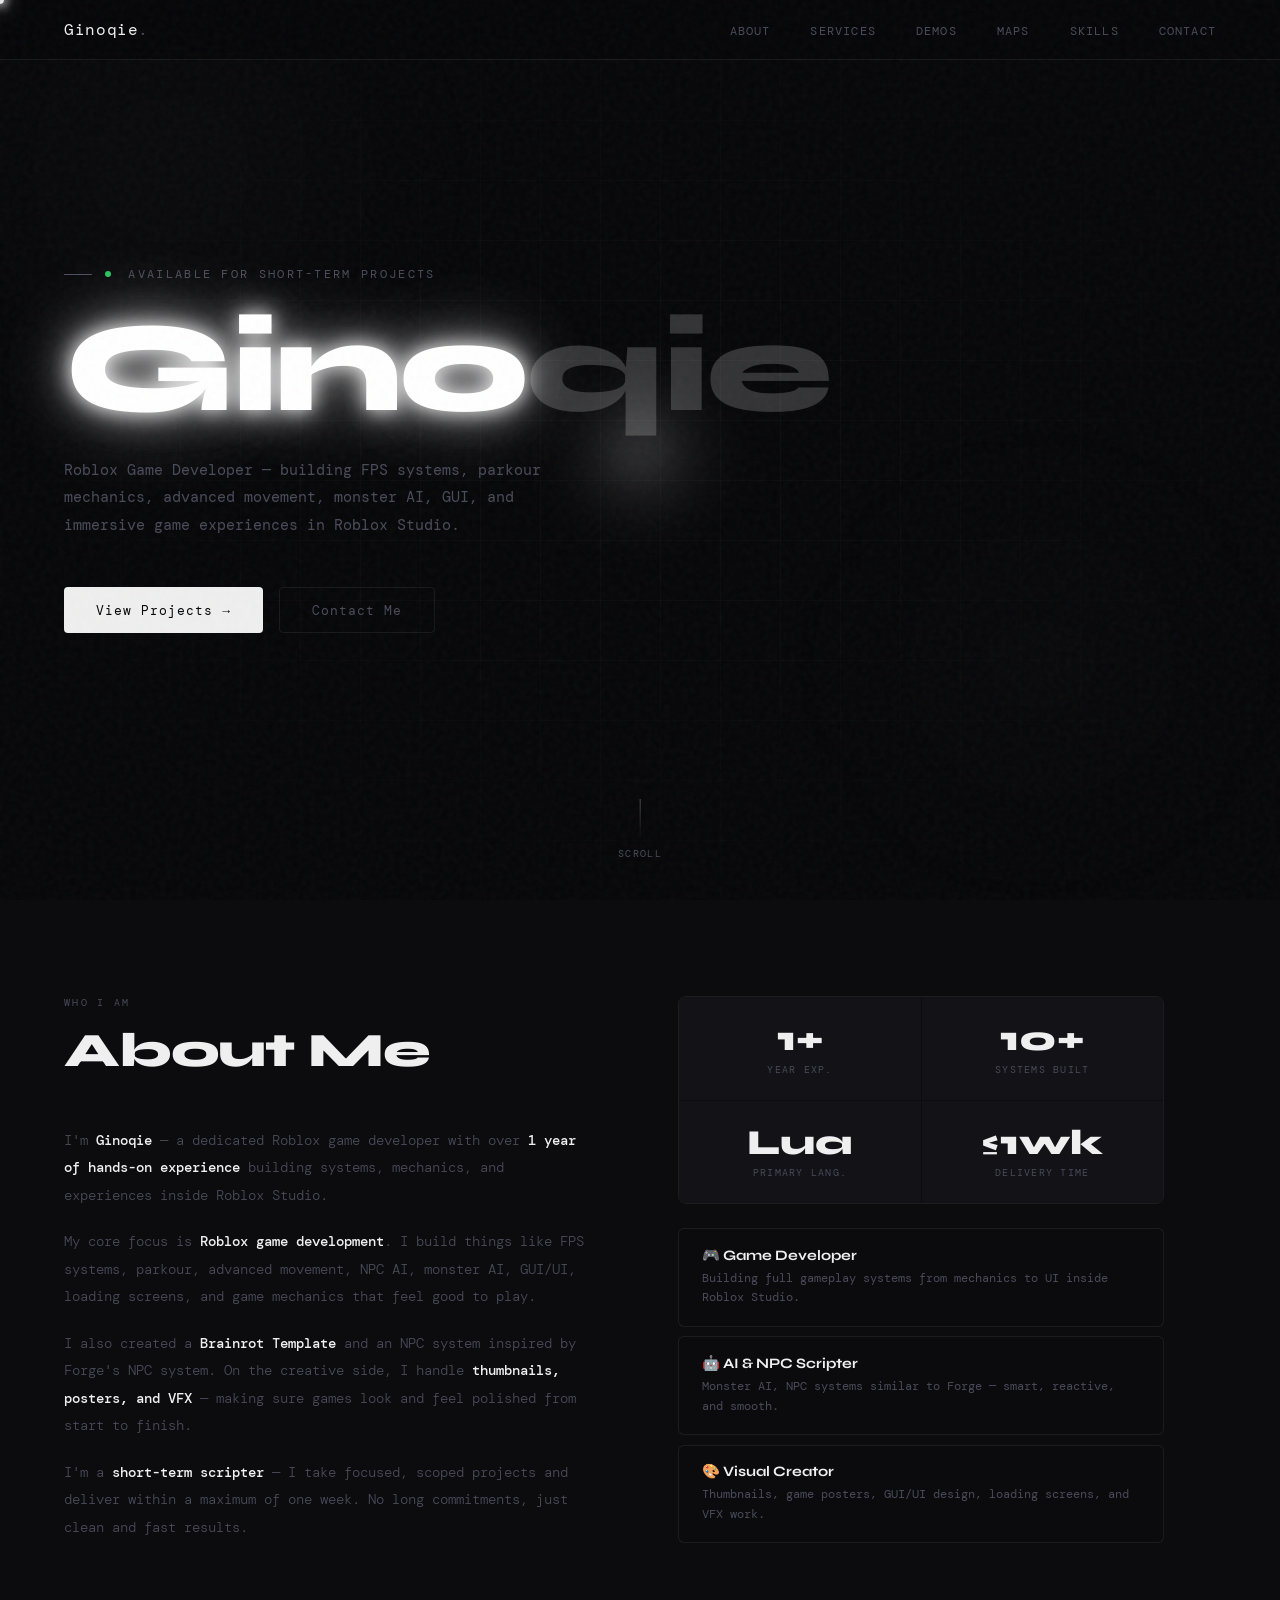
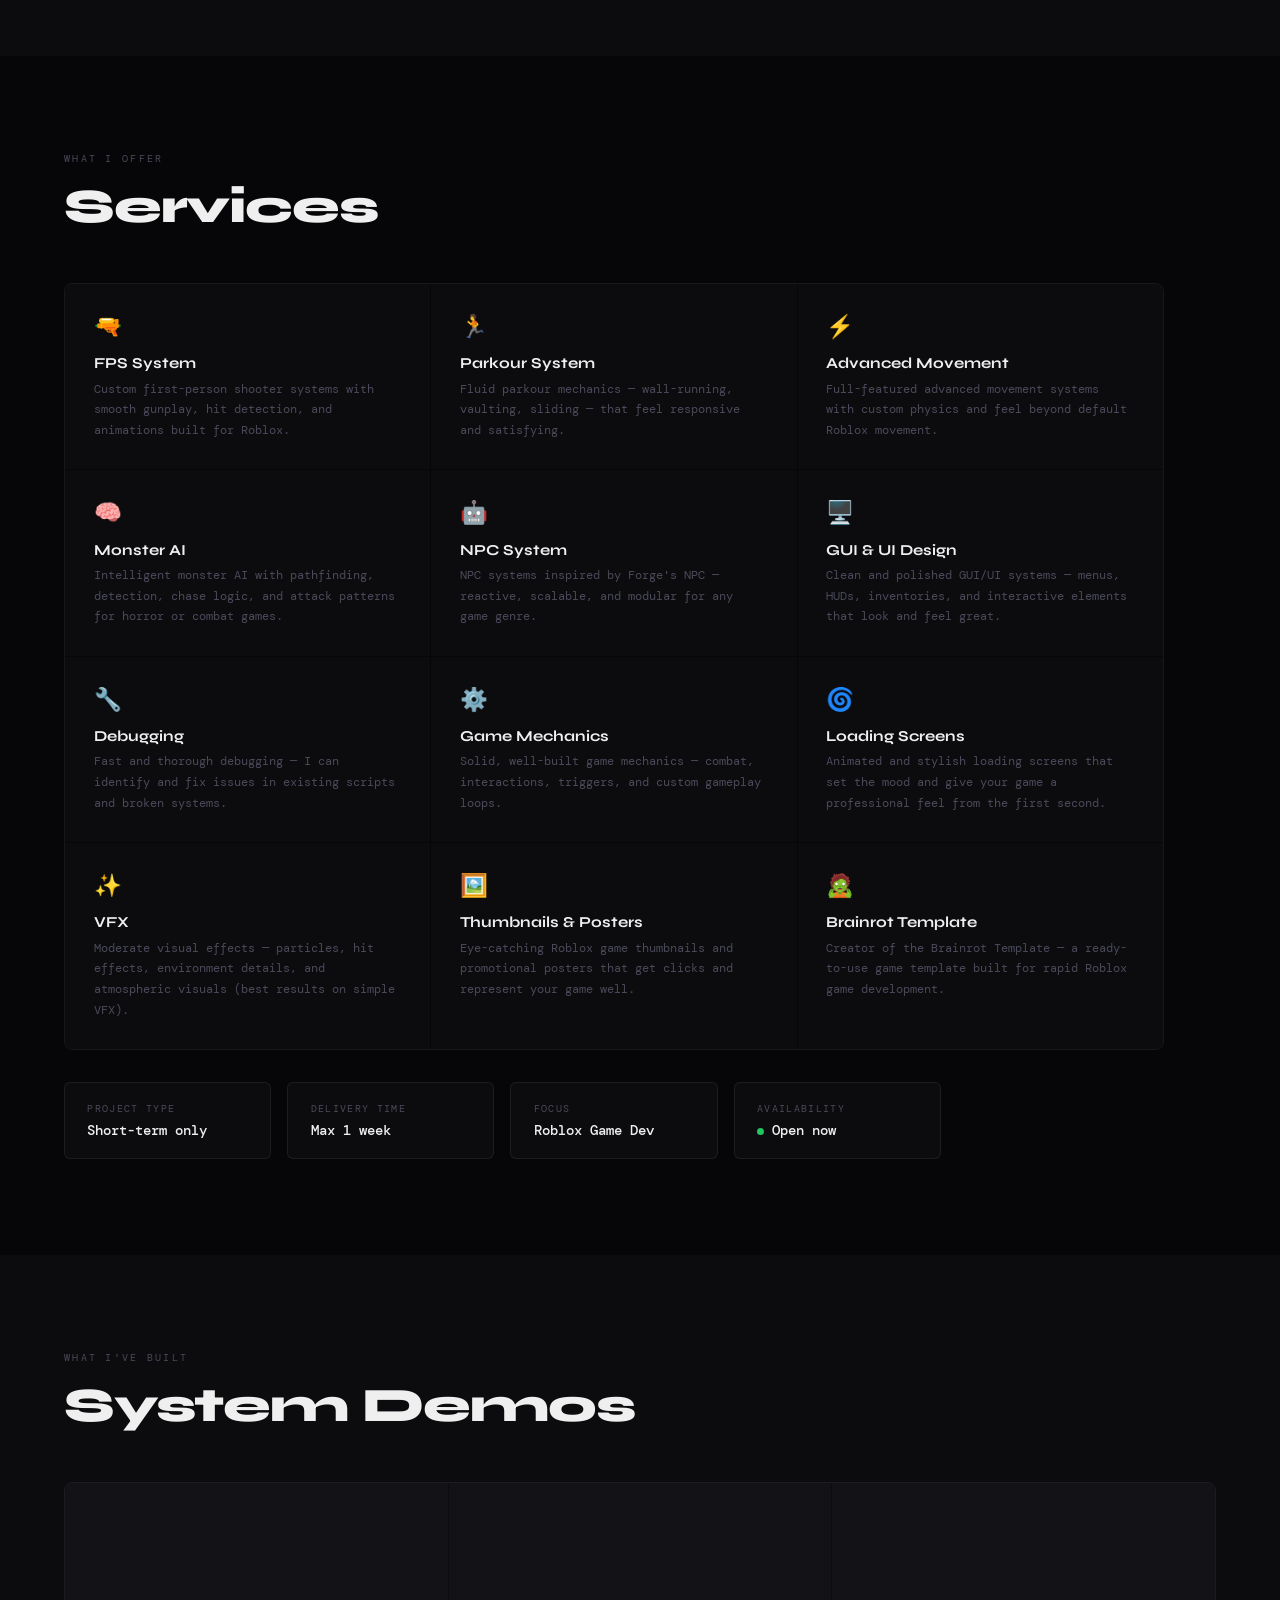
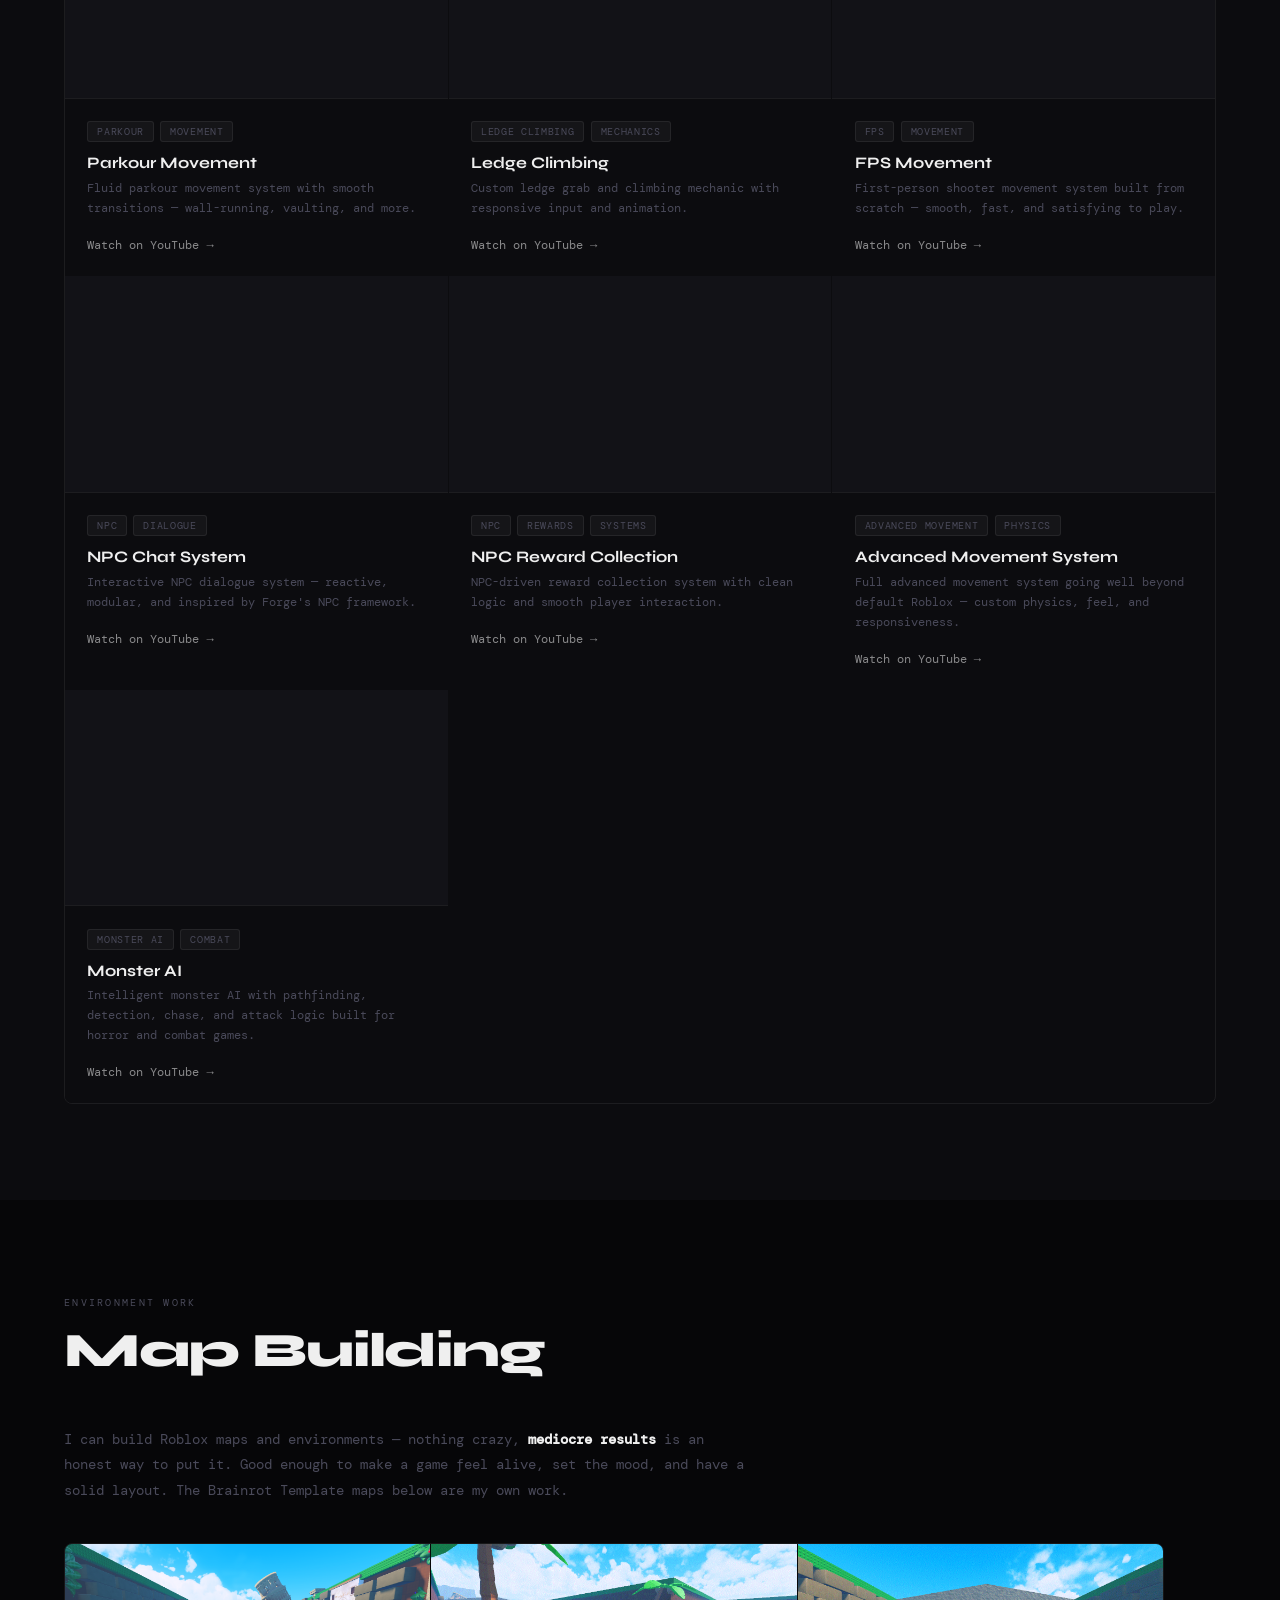
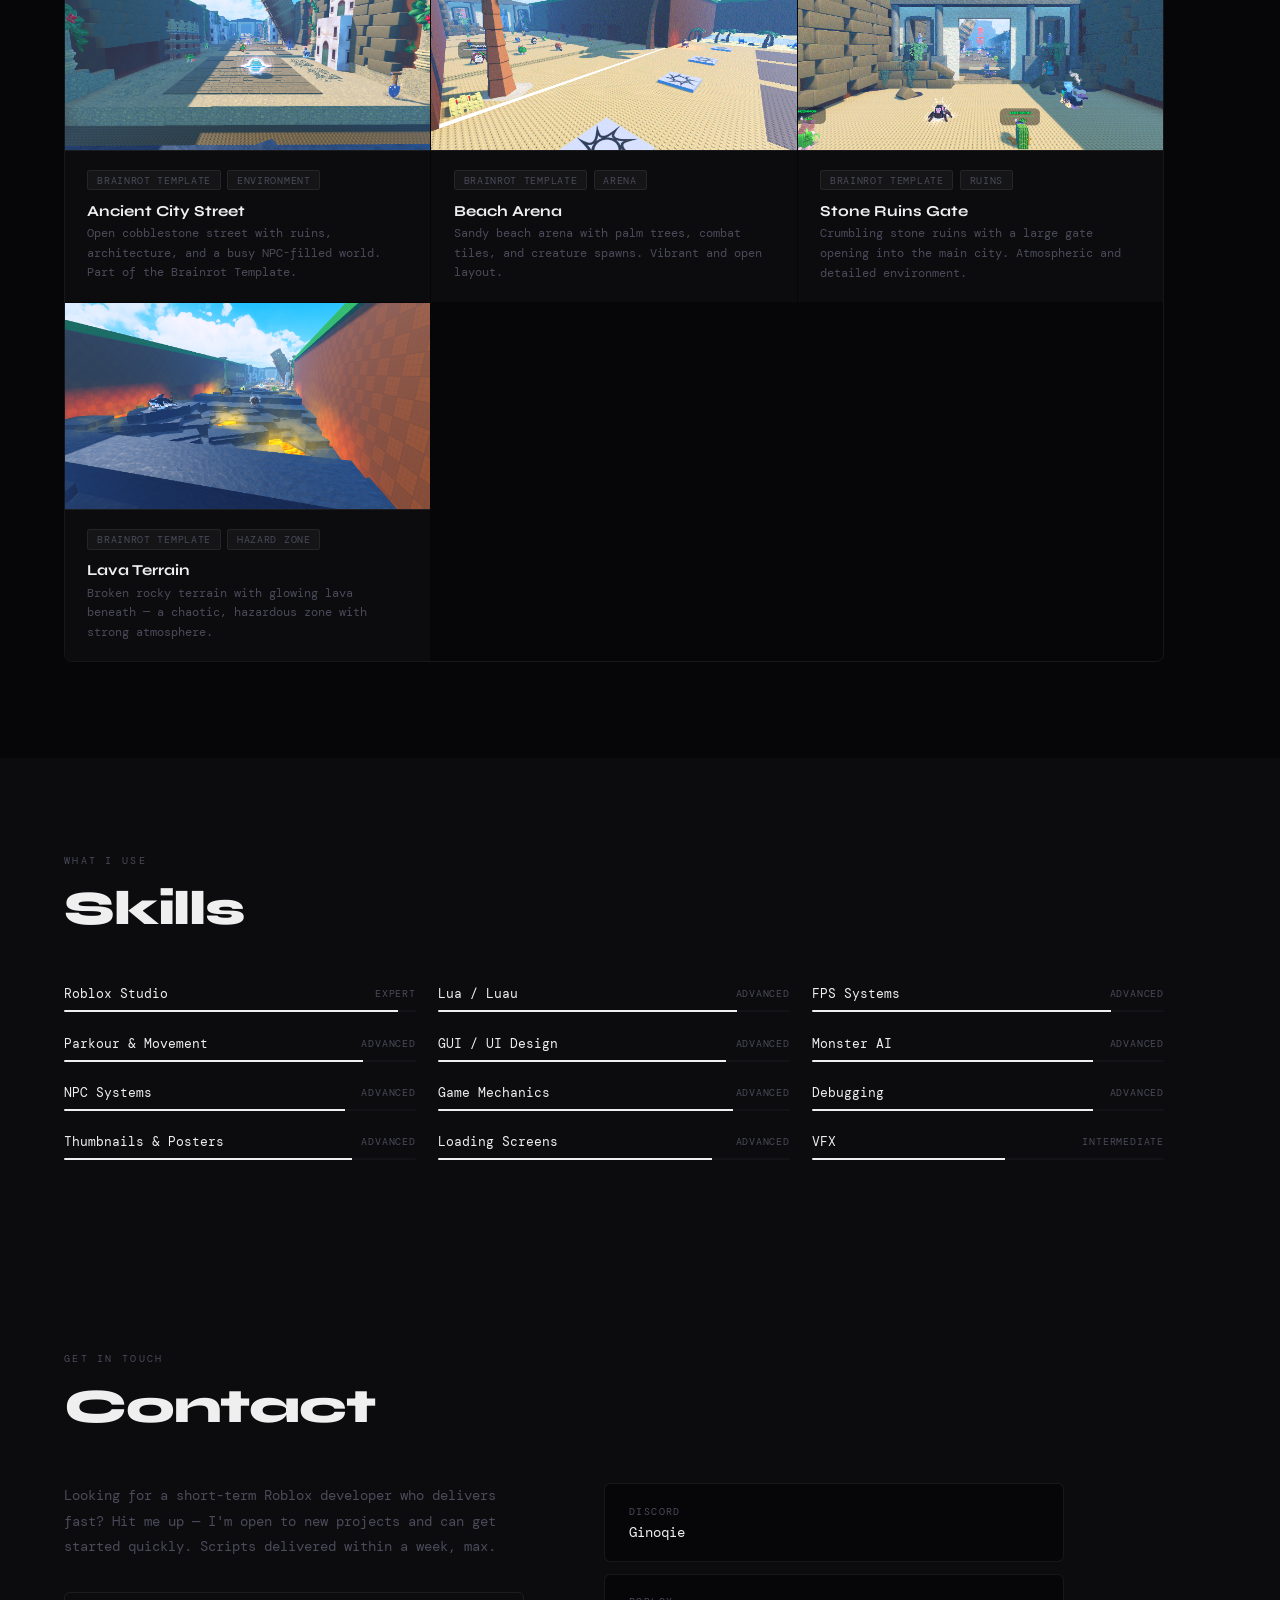
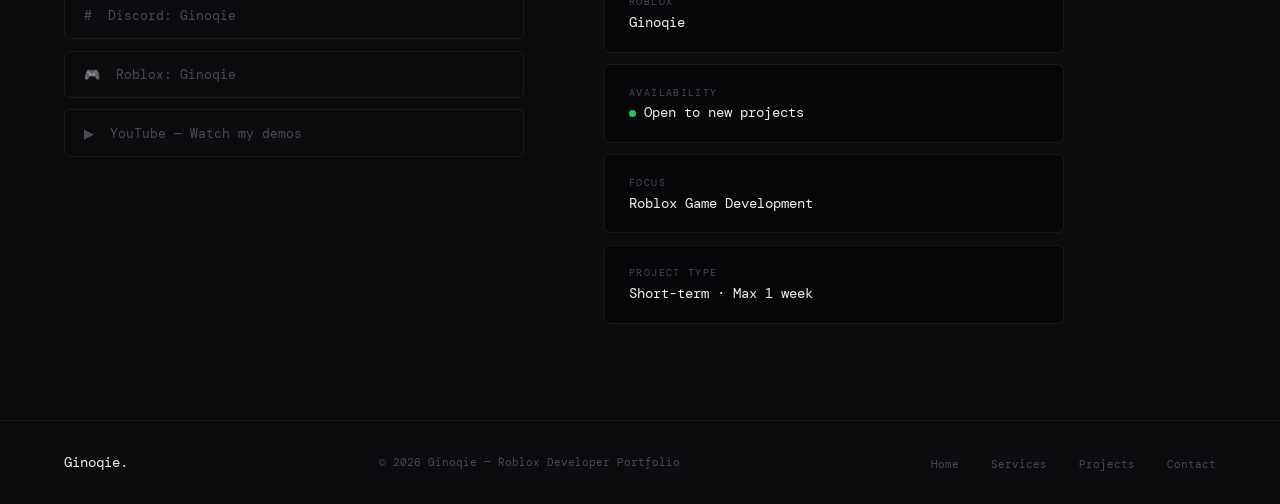
<file: Index.html>
<!DOCTYPE html>
<html lang="en">
<head>
  <meta charset="UTF-8" />
  <meta name="viewport" content="width=device-width, initial-scale=1.0" />
  <title>Ginoqie | Roblox Game Developer</title>
  <link rel="preconnect" href="https://fonts.googleapis.com" />
  <link rel="preconnect" href="https://fonts.gstatic.com" crossorigin />
  <link href="https://fonts.googleapis.com/css2?family=Syne:wght@400;600;700;800&family=DM+Mono:wght@300;400;500&display=swap" rel="stylesheet" />
  <style>
    *, *::before, *::after { box-sizing: border-box; margin: 0; padding: 0; }

    :root {
      --bg:    #060608;
      --bg2:   #0c0c0f;
      --bg3:   #121217;
      --accent:  #c8c8d8;
      --accent2: #ffffff;
      --text:  #efefef;
      --muted: #4a4a5a;
      --border: rgba(255,255,255,0.07);
      --card:  rgba(12,12,15,0.85);
      --mono: 'DM Mono', monospace;
      --sans: 'Syne', sans-serif;
    }

    html { scroll-behavior: smooth; }
    body { font-family: var(--sans); background: var(--bg); color: var(--text); overflow-x: hidden; cursor: none; }

    /* CURSOR LAVA LAMP LIGHT */
    #cursor-glow {
      position: fixed;
      pointer-events: none;
      z-index: 9999;
      width: 180px;
      height: 180px;
      border-radius: 50%;
      transform: translate(-50%, -50%);
      background: radial-gradient(circle, rgba(255,255,255,0.18) 0%, rgba(255,255,255,0.07) 35%, transparent 70%);
      filter: blur(18px);
      transition: width 0.4s ease, height 0.4s ease, background 0.6s ease;
      mix-blend-mode: screen;
    }
    #cursor-dot {
      position: fixed;
      pointer-events: none;
      z-index: 10000;
      width: 8px;
      height: 8px;
      border-radius: 50%;
      background: rgba(255,255,255,0.9);
      transform: translate(-50%, -50%);
      box-shadow: 0 0 10px 3px rgba(255,255,255,0.6), 0 0 20px 6px rgba(255,255,255,0.2);
      transition: width 0.2s, height 0.2s;
    }

    body::before {
      content: '';
      position: fixed; inset: 0;
      background-image: url("data:image/svg+xml,%3Csvg viewBox='0 0 200 200' xmlns='http://www.w3.org/2000/svg'%3E%3Cfilter id='n'%3E%3CfeTurbulence type='fractalNoise' baseFrequency='0.75' numOctaves='4' stitchTiles='stitch'/%3E%3C/filter%3E%3Crect width='100%25' height='100%25' filter='url(%23n)' opacity='0.04'/%3E%3C/svg%3E");
      pointer-events: none; z-index: 998;
    }

    /* NAV */
    nav {
      position: fixed; top: 0; left: 0; right: 0; z-index: 100;
      display: flex; justify-content: space-between; align-items: center;
      padding: 1.2rem 4rem;
      background: rgba(6,6,8,0.88); backdrop-filter: blur(20px);
      border-bottom: 1px solid var(--border);
    }
    .nav-logo { font-family: var(--mono); font-size: 1rem; color: var(--text); letter-spacing: 0.04em; text-decoration: none; }
    .nav-logo span { color: var(--muted); }
    .nav-links { display: flex; gap: 2.5rem; list-style: none; }
    .nav-links a { font-family: var(--mono); font-size: 0.74rem; color: var(--muted); text-decoration: none; letter-spacing: 0.1em; text-transform: uppercase; transition: color 0.2s; cursor: none; }
    .nav-links a:hover { color: var(--text); }

    /* HERO */
    #hero {
      min-height: 100vh;
      display: flex; flex-direction: column; justify-content: center;
      padding: 0 4rem; position: relative; overflow: hidden;
    }
    #hero::after {
      content: '';
      position: absolute; inset: 0;
      background-image:
        linear-gradient(rgba(255,255,255,0.022) 1px, transparent 1px),
        linear-gradient(90deg, rgba(255,255,255,0.022) 1px, transparent 1px);
      background-size: 60px 60px;
      mask-image: radial-gradient(ellipse 80% 80% at 50% 50%, black 20%, transparent 80%);
      pointer-events: none;
    }
    .hero-orb { position: absolute; border-radius: 50%; filter: blur(100px); pointer-events: none; }
    .orb1 { width: 500px; height: 500px; background: radial-gradient(circle, rgba(255,255,255,0.03) 0%, transparent 70%); top: -80px; left: -80px; animation: drift1 18s ease-in-out infinite alternate; }
    .orb2 { width: 350px; height: 350px; background: radial-gradient(circle, rgba(200,200,220,0.04) 0%, transparent 70%); bottom: 60px; right: 5%; animation: drift2 22s ease-in-out infinite alternate; }
    @keyframes drift1 { to { transform: translate(50px,70px); } }
    @keyframes drift2 { to { transform: translate(-40px,-50px); } }

    .hero-tag { font-family: var(--mono); font-size: 0.72rem; color: var(--muted); letter-spacing: 0.2em; text-transform: uppercase; margin-bottom: 1.8rem; display: flex; align-items: center; gap: 0.8rem; }
    .hero-tag::before { content: ''; display: block; width: 28px; height: 1px; background: var(--muted); }
    .avail-dot { display: inline-block; width: 6px; height: 6px; border-radius: 50%; background: #22c55e; animation: pdot 2s ease-in-out infinite; margin-right: 0.3rem; }
    @keyframes pdot { 0%,100%{opacity:1} 50%{opacity:0.35} }

    /* FLOATING GLOWING NAME */
    .hero-name {
      font-size: clamp(4rem,10vw,9rem);
      font-weight: 800;
      line-height: 0.92;
      letter-spacing: -0.03em;
      margin-bottom: 1.8rem;
      position: relative;
      z-index: 1;
      animation: float-name 4s ease-in-out infinite;
      display: inline-block;
      width: fit-content;
    }
    .hero-name .glow-text {
      color: #ffffff;
      text-shadow:
        0 0 20px rgba(255,255,255,0.9),
        0 0 40px rgba(255,255,255,0.6),
        0 0 80px rgba(255,255,255,0.3),
        0 0 120px rgba(255,255,255,0.15);
      animation: glow-pulse 3s ease-in-out infinite alternate;
    }
    .hero-name .dim { color: rgba(255,255,255,0.18); }
    @keyframes float-name {
      0%, 100% { transform: translateY(0px); }
      50%       { transform: translateY(-14px); }
    }
    @keyframes glow-pulse {
      from {
        text-shadow:
          0 0 20px rgba(255,255,255,0.9),
          0 0 40px rgba(255,255,255,0.5),
          0 0 80px rgba(255,255,255,0.25),
          0 0 120px rgba(255,255,255,0.1);
      }
      to {
        text-shadow:
          0 0 30px rgba(255,255,255,1),
          0 0 60px rgba(255,255,255,0.75),
          0 0 110px rgba(255,255,255,0.4),
          0 0 160px rgba(255,255,255,0.2);
      }
    }

    .hero-sub { font-family: var(--mono); font-size: 0.95rem; color: var(--muted); margin-bottom: 3rem; max-width: 520px; line-height: 1.8; position: relative; z-index: 1; }

    .hero-ctas { display: flex; gap: 1rem; flex-wrap: wrap; position: relative; z-index: 1; }
    .btn { display: inline-flex; align-items: center; gap: 0.5rem; padding: 0.85rem 2rem; border-radius: 4px; font-family: var(--mono); font-size: 0.8rem; letter-spacing: 0.08em; text-decoration: none; cursor: none; border: none; transition: transform 0.2s, opacity 0.2s; }
    .btn:hover { transform: translateY(-2px); }
    .btn-primary { background: var(--text); color: var(--bg); }
    .btn-primary:hover { opacity: 0.88; }
    .btn-secondary { background: transparent; color: var(--muted); border: 1px solid var(--border); }
    .btn-secondary:hover { color: var(--text); border-color: rgba(255,255,255,0.2); }

    .hero-scroll { position: absolute; bottom: 2.5rem; left: 50%; transform: translateX(-50%); display: flex; flex-direction: column; align-items: center; gap: 0.5rem; font-family: var(--mono); font-size: 0.6rem; color: var(--muted); letter-spacing: 0.15em; text-transform: uppercase; }
    .scroll-line { width: 1px; height: 40px; background: linear-gradient(to bottom, var(--muted), transparent); animation: sp 2.5s ease-in-out infinite; }
    @keyframes sp { 0%,100%{opacity:0.2} 50%{opacity:0.8} }

    /* SECTIONS */
    section { padding: 6rem 4rem; }
    .section-label { font-family: var(--mono); font-size: 0.65rem; color: var(--muted); letter-spacing: 0.22em; text-transform: uppercase; margin-bottom: 0.8rem; }
    .section-title { font-size: clamp(2rem,4vw,3rem); font-weight: 800; margin-bottom: 3rem; letter-spacing: -0.025em; }

    /* ABOUT */
    #about { background: var(--bg2); }
    .about-grid { display: grid; grid-template-columns: 1.1fr 1fr; gap: 5rem; align-items: start; max-width: 1100px; }
    .about-text p { font-family: var(--mono); font-size: 0.88rem; color: var(--muted); line-height: 1.95; margin-bottom: 1.2rem; font-weight: 300; }
    .about-text p strong { color: var(--text); font-weight: 500; }

    .about-stats { display: grid; grid-template-columns: 1fr 1fr; gap: 1px; border: 1px solid var(--border); border-radius: 8px; overflow: hidden; margin-bottom: 1.5rem; }
    .stat-card { background: var(--bg3); padding: 1.5rem; text-align: center; }
    .stat-num { font-size: 2.2rem; font-weight: 800; line-height: 1; }
    .stat-label { font-family: var(--mono); font-size: 0.65rem; color: var(--muted); text-transform: uppercase; letter-spacing: 0.12em; margin-top: 0.4rem; }

    .about-roles { display: flex; flex-direction: column; gap: 0.6rem; }
    .role-item { border: 1px solid var(--border); border-radius: 6px; padding: 1.1rem 1.4rem; background: var(--card); transition: border-color 0.2s, transform 0.2s; }
    .role-item:hover { border-color: rgba(255,255,255,0.2); transform: translateX(4px); }
    .role-title { font-weight: 700; font-size: 0.9rem; margin-bottom: 0.3rem; }
    .role-desc { font-family: var(--mono); font-size: 0.75rem; color: var(--muted); line-height: 1.65; }

    /* SERVICES / OFFER SECTION */
    #services { background: var(--bg); }
    .services-grid { display: grid; grid-template-columns: repeat(auto-fill, minmax(280px, 1fr)); gap: 1px; border: 1px solid var(--border); border-radius: 8px; overflow: hidden; max-width: 1100px; }
    .service-card { background: var(--bg2); padding: 1.8rem; transition: background 0.25s; position: relative; }
    .service-card:hover { background: var(--bg3); }
    .service-icon { font-size: 1.4rem; margin-bottom: 0.9rem; }
    .service-title { font-weight: 700; font-size: 0.95rem; margin-bottom: 0.4rem; }
    .service-desc { font-family: var(--mono); font-size: 0.76rem; color: var(--muted); line-height: 1.7; }

    /* OFFER TERMS */
    .offer-terms { display: grid; grid-template-columns: repeat(auto-fill, minmax(200px, 1fr)); gap: 1rem; max-width: 1100px; margin-top: 2rem; }
    .term-card { background: var(--bg2); border: 1px solid var(--border); border-radius: 6px; padding: 1.2rem 1.4rem; }
    .term-label { font-family: var(--mono); font-size: 0.6rem; color: var(--muted); text-transform: uppercase; letter-spacing: 0.14em; margin-bottom: 0.35rem; }
    .term-value { font-family: var(--mono); font-size: 0.9rem; color: var(--text); font-weight: 500; }

    /* PROJECTS */
    #projects { background: var(--bg2); }

    .projects-grid { display: grid; grid-template-columns: repeat(auto-fill, minmax(320px, 1fr)); gap: 1px; border: 1px solid var(--border); border-radius: 8px; overflow: hidden; }
    .project-card { background: var(--bg2); transition: background 0.25s; }
    .project-card:hover { background: var(--bg3); }

    .project-thumb-placeholder { width: 100%; aspect-ratio: 16/9; background: var(--bg3); display: flex; align-items: center; justify-content: center; position: relative; overflow: hidden; }
    .project-thumb-placeholder .grid-overlay { position: absolute; inset: 0; background-image: linear-gradient(var(--border) 1px, transparent 1px), linear-gradient(90deg, var(--border) 1px, transparent 1px); background-size: 30px 30px; }
    .project-thumb-placeholder .play-icon { position: relative; z-index: 1; font-size: 2rem; color: var(--muted); opacity: 0.35; }
    .project-card video { width: 100%; aspect-ratio: 16/9; object-fit: cover; display: block; }
    .yt-wrap { position: relative; width: 100%; aspect-ratio: 16/9; background: var(--bg3); overflow: hidden; }
    .yt-wrap iframe { position: absolute; inset: 0; width: 100%; height: 100%; border: none; display: block; }

    .project-info { padding: 1.4rem; border-top: 1px solid var(--border); }
    .project-tags { display: flex; gap: 0.4rem; flex-wrap: wrap; margin-bottom: 0.7rem; }
    .tag { font-family: var(--mono); font-size: 0.62rem; background: rgba(255,255,255,0.04); color: var(--muted); border: 1px solid var(--border); padding: 0.18rem 0.55rem; border-radius: 3px; text-transform: uppercase; letter-spacing: 0.07em; }
    .project-name { font-size: 1rem; font-weight: 700; margin-bottom: 0.35rem; }
    .project-desc { font-family: var(--mono); font-size: 0.76rem; color: var(--muted); line-height: 1.65; margin-bottom: 1rem; }
    .project-link { font-family: var(--mono); font-size: 0.76rem; color: var(--text); text-decoration: none; opacity: 0.55; display: inline-flex; align-items: center; gap: 0.3rem; transition: opacity 0.2s, gap 0.2s; cursor: none; }
    .project-link:hover { opacity: 1; gap: 0.5rem; }

    /* MAP BUILDING */
    #maps { background: var(--bg); }
    .maps-intro { font-family: var(--mono); font-size: 0.86rem; color: var(--muted); line-height: 1.85; margin-bottom: 2.5rem; max-width: 680px; }
    .maps-intro strong { color: var(--text); }
    .maps-grid { display: grid; grid-template-columns: repeat(auto-fill, minmax(320px, 1fr)); gap: 1px; border: 1px solid var(--border); border-radius: 8px; overflow: hidden; max-width: 1100px; }
    .map-card { background: var(--bg2); transition: background 0.25s; }
    .map-card:hover { background: var(--bg3); }
    .map-img-wrap { width: 100%; aspect-ratio: 16/9; overflow: hidden; position: relative; }
    .map-img-wrap img { width: 100%; height: 100%; object-fit: cover; display: block; transition: transform 0.4s ease; }
    .map-card:hover .map-img-wrap img { transform: scale(1.04); }
    .map-info { padding: 1.2rem 1.4rem; border-top: 1px solid var(--border); }
    .map-name { font-size: 0.95rem; font-weight: 700; margin-bottom: 0.3rem; }
    .map-desc { font-family: var(--mono); font-size: 0.74rem; color: var(--muted); line-height: 1.65; }

    /* SKILLS */
    #skills { background: var(--bg2); }
    .skills-grid { display: grid; grid-template-columns: repeat(auto-fill, minmax(260px, 1fr)); gap: 1.4rem; max-width: 1100px; }
    .skill-item { display: flex; flex-direction: column; gap: 0.5rem; }
    .skill-header { display: flex; justify-content: space-between; align-items: center; }
    .skill-name { font-family: var(--mono); font-size: 0.82rem; }
    .skill-level { font-family: var(--mono); font-size: 0.62rem; color: var(--muted); text-transform: uppercase; letter-spacing: 0.08em; }
    .skill-bar { height: 2px; background: var(--bg3); border-radius: 2px; overflow: hidden; }
    .skill-fill { height: 100%; background: var(--text); transform-origin: left; animation: fillbar 1.4s cubic-bezier(0.16,1,0.3,1) both; }
    @keyframes fillbar { from { transform: scaleX(0); } to { transform: scaleX(1); } }

    /* CONTACT */
    #contact { background: var(--bg2); }
    .contact-grid { display: grid; grid-template-columns: 1fr 1fr; gap: 5rem; max-width: 1000px; align-items: start; }
    .contact-intro { font-family: var(--mono); font-size: 0.86rem; color: var(--muted); line-height: 1.85; margin-bottom: 2rem; }
    .contact-links { display: flex; flex-direction: column; gap: 0.7rem; }
    .contact-link { display: flex; align-items: center; gap: 1rem; font-family: var(--mono); font-size: 0.82rem; color: var(--muted); text-decoration: none; border: 1px solid var(--border); border-radius: 6px; padding: 0.9rem 1.2rem; transition: border-color 0.2s, color 0.2s, transform 0.2s; cursor: none; }
    .contact-link:hover { border-color: rgba(255,255,255,0.18); color: var(--text); transform: translateX(4px); }

    .contact-meta { display: flex; flex-direction: column; gap: 0.7rem; }
    .meta-card { background: var(--bg); border: 1px solid var(--border); border-radius: 6px; padding: 1.3rem 1.5rem; }
    .meta-label { font-family: var(--mono); font-size: 0.62rem; color: var(--muted); text-transform: uppercase; letter-spacing: 0.14em; margin-bottom: 0.35rem; }
    .meta-value { font-family: var(--mono); font-size: 0.85rem; }
    .status-dot { display: inline-block; width: 7px; height: 7px; border-radius: 50%; background: #22c55e; margin-right: 0.5rem; animation: pdot 2s ease-in-out infinite; }

    /* FOOTER */
    footer { padding: 2rem 4rem; border-top: 1px solid var(--border); display: flex; justify-content: space-between; align-items: center; background: var(--bg2); }
    .footer-logo { font-family: var(--mono); font-size: 0.85rem; color: var(--text); }
    .footer-copy { font-family: var(--mono); font-size: 0.68rem; color: var(--muted); }
    .footer-links { display: flex; gap: 2rem; list-style: none; }
    .footer-links a { font-family: var(--mono); font-size: 0.68rem; color: var(--muted); text-decoration: none; transition: color 0.2s; cursor: none; }
    .footer-links a:hover { color: var(--text); }

    .fade-up { opacity: 0; transform: translateY(24px); transition: opacity 0.7s ease, transform 0.7s ease; }
    .fade-up.visible { opacity: 1; transform: none; }

    @media (max-width: 900px) {
      nav { padding: 1rem 1.5rem; }
      #hero, section { padding-left: 1.5rem; padding-right: 1.5rem; }
      .about-grid, .contact-grid { grid-template-columns: 1fr; gap: 2.5rem; }
      footer { flex-direction: column; gap: 1rem; text-align: center; padding: 1.5rem; }
    }
    @media (max-width: 600px) {
      .nav-links { display: none; }
      .hero-name { font-size: 3.2rem; }
    }
  </style>
</head>
<body>

  <!-- CURSOR ELEMENTS -->
  <div id="cursor-glow"></div>
  <div id="cursor-dot"></div>

  <nav>
    <a class="nav-logo" href="#hero">Ginoqie<span>.</span></a>
    <ul class="nav-links">
      <li><a href="#about">About</a></li>
      <li><a href="#services">Services</a></li>
      <li><a href="#projects">Demos</a></li>
      <li><a href="#maps">Maps</a></li>
      <li><a href="#skills">Skills</a></li>
      <li><a href="#contact">Contact</a></li>
    </ul>
  </nav>

  <!-- HERO -->
  <section id="hero">
    <div class="hero-orb orb1"></div>
    <div class="hero-orb orb2"></div>
    <div class="hero-tag"><span class="avail-dot"></span>Available for short-term projects</div>
    <h1 class="hero-name"><span class="glow-text">Gino</span><span class="dim">qie</span></h1>
    <p class="hero-sub">Roblox Game Developer — building FPS systems, parkour mechanics, advanced movement, monster AI, GUI, and immersive game experiences in Roblox Studio.</p>
    <div class="hero-ctas">
      <a href="#projects" class="btn btn-primary">View Projects →</a>
      <a href="#contact" class="btn btn-secondary">Contact Me</a>
    </div>
    <div class="hero-scroll"><div class="scroll-line"></div>Scroll</div>
  </section>

  <!-- ABOUT -->
  <section id="about">
    <div class="about-grid fade-up">
      <div class="about-text">
        <div class="section-label">Who I am</div>
        <h2 class="section-title">About Me</h2>
        <p>I'm <strong>Ginoqie</strong> — a dedicated Roblox game developer with over <strong>1 year of hands-on experience</strong> building systems, mechanics, and experiences inside Roblox Studio.</p>
        <p>My core focus is <strong>Roblox game development</strong>. I build things like FPS systems, parkour, advanced movement, NPC AI, monster AI, GUI/UI, loading screens, and game mechanics that feel good to play.</p>
        <p>I also created a <strong>Brainrot Template</strong> and an NPC system inspired by Forge's NPC system. On the creative side, I handle <strong>thumbnails, posters, and VFX</strong> — making sure games look and feel polished from start to finish.</p>
        <p>I'm a <strong>short-term scripter</strong> — I take focused, scoped projects and deliver within a maximum of one week. No long commitments, just clean and fast results.</p>
      </div>
      <div>
        <div class="about-stats">
          <div class="stat-card"><div class="stat-num">1+</div><div class="stat-label">Year Exp.</div></div>
          <div class="stat-card"><div class="stat-num">10+</div><div class="stat-label">Systems Built</div></div>
          <div class="stat-card"><div class="stat-num">Lua</div><div class="stat-label">Primary Lang.</div></div>
          <div class="stat-card"><div class="stat-num">≤1wk</div><div class="stat-label">Delivery Time</div></div>
        </div>
        <div class="about-roles">
          <div class="role-item"><div class="role-title">🎮 Game Developer</div><div class="role-desc">Building full gameplay systems from mechanics to UI inside Roblox Studio.</div></div>
          <div class="role-item"><div class="role-title">🤖 AI & NPC Scripter</div><div class="role-desc">Monster AI, NPC systems similar to Forge — smart, reactive, and smooth.</div></div>
          <div class="role-item"><div class="role-title">🎨 Visual Creator</div><div class="role-desc">Thumbnails, game posters, GUI/UI design, loading screens, and VFX work.</div></div>
        </div>
      </div>
    </div>
  </section>

  <!-- SERVICES -->
  <section id="services">
    <div class="section-label fade-up">What I offer</div>
    <h2 class="section-title fade-up">Services</h2>
    <div class="services-grid fade-up">

      <div class="service-card">
        <div class="service-icon">🔫</div>
        <div class="service-title">FPS System</div>
        <div class="service-desc">Custom first-person shooter systems with smooth gunplay, hit detection, and animations built for Roblox.</div>
      </div>

      <div class="service-card">
        <div class="service-icon">🏃</div>
        <div class="service-title">Parkour System</div>
        <div class="service-desc">Fluid parkour mechanics — wall-running, vaulting, sliding — that feel responsive and satisfying.</div>
      </div>

      <div class="service-card">
        <div class="service-icon">⚡</div>
        <div class="service-title">Advanced Movement</div>
        <div class="service-desc">Full-featured advanced movement systems with custom physics and feel beyond default Roblox movement.</div>
      </div>

      <div class="service-card">
        <div class="service-icon">🧠</div>
        <div class="service-title">Monster AI</div>
        <div class="service-desc">Intelligent monster AI with pathfinding, detection, chase logic, and attack patterns for horror or combat games.</div>
      </div>

      <div class="service-card">
        <div class="service-icon">🤖</div>
        <div class="service-title">NPC System</div>
        <div class="service-desc">NPC systems inspired by Forge's NPC — reactive, scalable, and modular for any game genre.</div>
      </div>

      <div class="service-card">
        <div class="service-icon">🖥️</div>
        <div class="service-title">GUI & UI Design</div>
        <div class="service-desc">Clean and polished GUI/UI systems — menus, HUDs, inventories, and interactive elements that look and feel great.</div>
      </div>

      <div class="service-card">
        <div class="service-icon">🔧</div>
        <div class="service-title">Debugging</div>
        <div class="service-desc">Fast and thorough debugging — I can identify and fix issues in existing scripts and broken systems.</div>
      </div>

      <div class="service-card">
        <div class="service-icon">⚙️</div>
        <div class="service-title">Game Mechanics</div>
        <div class="service-desc">Solid, well-built game mechanics — combat, interactions, triggers, and custom gameplay loops.</div>
      </div>

      <div class="service-card">
        <div class="service-icon">🌀</div>
        <div class="service-title">Loading Screens</div>
        <div class="service-desc">Animated and stylish loading screens that set the mood and give your game a professional feel from the first second.</div>
      </div>

      <div class="service-card">
        <div class="service-icon">✨</div>
        <div class="service-title">VFX</div>
        <div class="service-desc">Moderate visual effects — particles, hit effects, environment details, and atmospheric visuals (best results on simple VFX).</div>
      </div>

      <div class="service-card">
        <div class="service-icon">🖼️</div>
        <div class="service-title">Thumbnails & Posters</div>
        <div class="service-desc">Eye-catching Roblox game thumbnails and promotional posters that get clicks and represent your game well.</div>
      </div>

      <div class="service-card">
        <div class="service-icon">🧟</div>
        <div class="service-title">Brainrot Template</div>
        <div class="service-desc">Creator of the Brainrot Template — a ready-to-use game template built for rapid Roblox game development.</div>
      </div>

    </div>

    <div class="offer-terms fade-up">
      <div class="term-card">
        <div class="term-label">Project Type</div>
        <div class="term-value">Short-term only</div>
      </div>
      <div class="term-card">
        <div class="term-label">Delivery Time</div>
        <div class="term-value">Max 1 week</div>
      </div>
      <div class="term-card">
        <div class="term-label">Focus</div>
        <div class="term-value">Roblox Game Dev</div>
      </div>
      <div class="term-card">
        <div class="term-label">Availability</div>
        <div class="term-value"><span class="status-dot"></span>Open now</div>
      </div>
    </div>
  </section>

  <!-- PROJECTS -->
  <section id="projects">
    <div class="section-label">What I've built</div>
    <h2 class="section-title">System Demos</h2>

    <div class="projects-grid">

      <div class="project-card">
        <div class="yt-wrap">
          <iframe src="https://www.youtube.com/embed/h35A5DUmMfE" title="Parkour Movement" allow="accelerometer; autoplay; clipboard-write; encrypted-media; gyroscope; picture-in-picture" allowfullscreen></iframe>
        </div>
        <div class="project-info">
          <div class="project-tags"><span class="tag">Parkour</span><span class="tag">Movement</span></div>
          <div class="project-name">Parkour Movement</div>
          <p class="project-desc">Fluid parkour movement system with smooth transitions — wall-running, vaulting, and more.</p>
          <a href="https://youtu.be/h35A5DUmMfE" target="_blank" class="project-link">Watch on YouTube →</a>
        </div>
      </div>

      <div class="project-card">
        <div class="yt-wrap">
          <iframe src="https://www.youtube.com/embed/ePffzsfqnmI" title="Ledge Climbing" allow="accelerometer; autoplay; clipboard-write; encrypted-media; gyroscope; picture-in-picture" allowfullscreen></iframe>
        </div>
        <div class="project-info">
          <div class="project-tags"><span class="tag">Ledge Climbing</span><span class="tag">Mechanics</span></div>
          <div class="project-name">Ledge Climbing</div>
          <p class="project-desc">Custom ledge grab and climbing mechanic with responsive input and animation.</p>
          <a href="https://youtu.be/ePffzsfqnmI" target="_blank" class="project-link">Watch on YouTube →</a>
        </div>
      </div>

      <div class="project-card">
        <div class="yt-wrap">
          <iframe src="https://www.youtube.com/embed/4IwjMDdCbUs" title="FPS Movement" allow="accelerometer; autoplay; clipboard-write; encrypted-media; gyroscope; picture-in-picture" allowfullscreen></iframe>
        </div>
        <div class="project-info">
          <div class="project-tags"><span class="tag">FPS</span><span class="tag">Movement</span></div>
          <div class="project-name">FPS Movement</div>
          <p class="project-desc">First-person shooter movement system built from scratch — smooth, fast, and satisfying to play.</p>
          <a href="https://youtu.be/4IwjMDdCbUs" target="_blank" class="project-link">Watch on YouTube →</a>
        </div>
      </div>

      <div class="project-card">
        <div class="yt-wrap">
          <iframe src="https://www.youtube.com/embed/2TIKcm2Y8sI" title="NPC Chat" allow="accelerometer; autoplay; clipboard-write; encrypted-media; gyroscope; picture-in-picture" allowfullscreen></iframe>
        </div>
        <div class="project-info">
          <div class="project-tags"><span class="tag">NPC</span><span class="tag">Dialogue</span></div>
          <div class="project-name">NPC Chat System</div>
          <p class="project-desc">Interactive NPC dialogue system — reactive, modular, and inspired by Forge's NPC framework.</p>
          <a href="https://youtu.be/2TIKcm2Y8sI" target="_blank" class="project-link">Watch on YouTube →</a>
        </div>
      </div>

      <div class="project-card">
        <div class="yt-wrap">
          <iframe src="https://www.youtube.com/embed/nt6BKCPkJlA" title="NPC Reward Collection" allow="accelerometer; autoplay; clipboard-write; encrypted-media; gyroscope; picture-in-picture" allowfullscreen></iframe>
        </div>
        <div class="project-info">
          <div class="project-tags"><span class="tag">NPC</span><span class="tag">Rewards</span><span class="tag">Systems</span></div>
          <div class="project-name">NPC Reward Collection</div>
          <p class="project-desc">NPC-driven reward collection system with clean logic and smooth player interaction.</p>
          <a href="https://youtu.be/nt6BKCPkJlA" target="_blank" class="project-link">Watch on YouTube →</a>
        </div>
      </div>

      <div class="project-card">
        <div class="yt-wrap">
          <iframe src="https://www.youtube.com/embed/IMp76QAF5Vk" title="Advanced Movement System" allow="accelerometer; autoplay; clipboard-write; encrypted-media; gyroscope; picture-in-picture" allowfullscreen></iframe>
        </div>
        <div class="project-info">
          <div class="project-tags"><span class="tag">Advanced Movement</span><span class="tag">Physics</span></div>
          <div class="project-name">Advanced Movement System</div>
          <p class="project-desc">Full advanced movement system going well beyond default Roblox — custom physics, feel, and responsiveness.</p>
          <a href="https://youtu.be/IMp76QAF5Vk" target="_blank" class="project-link">Watch on YouTube →</a>
        </div>
      </div>

      <div class="project-card">
        <div class="yt-wrap">
          <iframe src="https://www.youtube.com/embed/Wgy2quzXBKk" title="Monster AI" allow="accelerometer; autoplay; clipboard-write; encrypted-media; gyroscope; picture-in-picture" allowfullscreen></iframe>
        </div>
        <div class="project-info">
          <div class="project-tags"><span class="tag">Monster AI</span><span class="tag">Combat</span></div>
          <div class="project-name">Monster AI</div>
          <p class="project-desc">Intelligent monster AI with pathfinding, detection, chase, and attack logic built for horror and combat games.</p>
          <a href="https://youtu.be/Wgy2quzXBKk" target="_blank" class="project-link">Watch on YouTube →</a>
        </div>
      </div>

    </div>
  </section>

  <!-- MAP BUILDING -->
  <section id="maps">
    <div class="section-label fade-up">Environment work</div>
    <h2 class="section-title fade-up">Map Building</h2>
    <p class="maps-intro fade-up">I can build Roblox maps and environments — nothing crazy, <strong>mediocre results</strong> is an honest way to put it. Good enough to make a game feel alive, set the mood, and have a solid layout. The Brainrot Template maps below are my own work.</p>
    <div class="maps-grid fade-up">

      <div class="map-card">
        <div class="map-img-wrap">
          <img src="brainrot1.png" alt="Brainrot Map - Ancient City Street" loading="lazy" />
        </div>
        <div class="map-info">
          <div class="project-tags"><span class="tag">Brainrot Template</span><span class="tag">Environment</span></div>
          <div class="map-name">Ancient City Street</div>
          <p class="map-desc">Open cobblestone street with ruins, architecture, and a busy NPC-filled world. Part of the Brainrot Template.</p>
        </div>
      </div>

      <div class="map-card">
        <div class="map-img-wrap">
          <img src="Brainrot2.GIF" alt="Brainrot Map - Beach Arena" loading="lazy" />
        </div>
        <div class="map-info">
          <div class="project-tags"><span class="tag">Brainrot Template</span><span class="tag">Arena</span></div>
          <div class="map-name">Beach Arena</div>
          <p class="map-desc">Sandy beach arena with palm trees, combat tiles, and creature spawns. Vibrant and open layout.</p>
        </div>
      </div>

      <div class="map-card">
        <div class="map-img-wrap">
          <img src="Brainrot3.GIF" alt="Brainrot Map - Stone Ruins Gate" loading="lazy" />
        </div>
        <div class="map-info">
          <div class="project-tags"><span class="tag">Brainrot Template</span><span class="tag">Ruins</span></div>
          <div class="map-name">Stone Ruins Gate</div>
          <p class="map-desc">Crumbling stone ruins with a large gate opening into the main city. Atmospheric and detailed environment.</p>
        </div>
      </div>

      <div class="map-card">
        <div class="map-img-wrap">
          <img src="brainrot4.png" alt="Brainrot Map - Lava Terrain" loading="lazy" />
        </div>
        <div class="map-info">
          <div class="project-tags"><span class="tag">Brainrot Template</span><span class="tag">Hazard Zone</span></div>
          <div class="map-name">Lava Terrain</div>
          <p class="map-desc">Broken rocky terrain with glowing lava beneath — a chaotic, hazardous zone with strong atmosphere.</p>
        </div>
      </div>

    </div>
  </section>

  <!-- SKILLS -->
  <section id="skills">
    <div class="section-label fade-up">What I use</div>
    <h2 class="section-title fade-up">Skills</h2>
    <div class="skills-grid fade-up">
      <div class="skill-item"><div class="skill-header"><span class="skill-name">Roblox Studio</span><span class="skill-level">Expert</span></div><div class="skill-bar"><div class="skill-fill" style="width:95%"></div></div></div>
      <div class="skill-item"><div class="skill-header"><span class="skill-name">Lua / Luau</span><span class="skill-level">Advanced</span></div><div class="skill-bar"><div class="skill-fill" style="width:85%"></div></div></div>
      <div class="skill-item"><div class="skill-header"><span class="skill-name">FPS Systems</span><span class="skill-level">Advanced</span></div><div class="skill-bar"><div class="skill-fill" style="width:85%"></div></div></div>
      <div class="skill-item"><div class="skill-header"><span class="skill-name">Parkour & Movement</span><span class="skill-level">Advanced</span></div><div class="skill-bar"><div class="skill-fill" style="width:85%"></div></div></div>
      <div class="skill-item"><div class="skill-header"><span class="skill-name">GUI / UI Design</span><span class="skill-level">Advanced</span></div><div class="skill-bar"><div class="skill-fill" style="width:82%"></div></div></div>
      <div class="skill-item"><div class="skill-header"><span class="skill-name">Monster AI</span><span class="skill-level">Advanced</span></div><div class="skill-bar"><div class="skill-fill" style="width:80%"></div></div></div>
      <div class="skill-item"><div class="skill-header"><span class="skill-name">NPC Systems</span><span class="skill-level">Advanced</span></div><div class="skill-bar"><div class="skill-fill" style="width:80%"></div></div></div>
      <div class="skill-item"><div class="skill-header"><span class="skill-name">Game Mechanics</span><span class="skill-level">Advanced</span></div><div class="skill-bar"><div class="skill-fill" style="width:84%"></div></div></div>
      <div class="skill-item"><div class="skill-header"><span class="skill-name">Debugging</span><span class="skill-level">Advanced</span></div><div class="skill-bar"><div class="skill-fill" style="width:80%"></div></div></div>
      <div class="skill-item"><div class="skill-header"><span class="skill-name">Thumbnails & Posters</span><span class="skill-level">Advanced</span></div><div class="skill-bar"><div class="skill-fill" style="width:82%"></div></div></div>
      <div class="skill-item"><div class="skill-header"><span class="skill-name">Loading Screens</span><span class="skill-level">Advanced</span></div><div class="skill-bar"><div class="skill-fill" style="width:78%"></div></div></div>
      <div class="skill-item"><div class="skill-header"><span class="skill-name">VFX</span><span class="skill-level">Intermediate</span></div><div class="skill-bar"><div class="skill-fill" style="width:55%"></div></div></div>
    </div>
  </section>

  <!-- CONTACT -->
  <section id="contact">
    <div class="section-label fade-up">Get in touch</div>
    <h2 class="section-title fade-up">Contact</h2>
    <div class="contact-grid fade-up">
      <div>
        <p class="contact-intro">Looking for a short-term Roblox developer who delivers fast? Hit me up — I'm open to new projects and can get started quickly. Scripts delivered within a week, max.</p>
        <div class="contact-links">
          <a href="#" class="contact-link"><span>#</span> Discord: Ginoqie</a>
          <a href="https://www.roblox.com/users/4057144006/profile" target="_blank" class="contact-link"><span>🎮</span> Roblox: Ginoqie</a>
          <a href="https://www.youtube.com/@ginoqie" target="_blank" class="contact-link"><span>▶</span> YouTube — Watch my demos</a>
        </div>
      </div>
      <div class="contact-meta">
        <div class="meta-card"><div class="meta-label">Discord</div><div class="meta-value">Ginoqie</div></div>
        <div class="meta-card"><div class="meta-label">Roblox</div><div class="meta-value">Ginoqie</div></div>
        <div class="meta-card"><div class="meta-label">Availability</div><div class="meta-value"><span class="status-dot"></span>Open to new projects</div></div>
        <div class="meta-card"><div class="meta-label">Focus</div><div class="meta-value">Roblox Game Development</div></div>
        <div class="meta-card"><div class="meta-label">Project Type</div><div class="meta-value">Short-term · Max 1 week</div></div>
      </div>
    </div>
  </section>

  <footer>
    <div class="footer-logo">Ginoqie.</div>
    <div class="footer-copy">© 2026 Ginoqie — Roblox Developer Portfolio</div>
    <ul class="footer-links">
      <li><a href="#hero">Home</a></li>
      <li><a href="#services">Services</a></li>
      <li><a href="#projects">Projects</a></li>
      <li><a href="#contact">Contact</a></li>
    </ul>
  </footer>

  <script>
    /* ── CURSOR LAVA LAMP EFFECT ── */
    const glow = document.getElementById('cursor-glow');
    const dot  = document.getElementById('cursor-dot');

    let mouseX = window.innerWidth / 2;
    let mouseY = window.innerHeight / 2;
    let glowX  = mouseX;
    let glowY  = mouseY;

    // Colour palette that cycles like a lava lamp
    const colours = [
      'rgba(255,255,255,0.20)',
      'rgba(200,180,255,0.18)',
      'rgba(180,220,255,0.18)',
      'rgba(255,210,200,0.18)',
      'rgba(200,255,220,0.16)',
    ];
    let colourIdx = 0;
    let colourT   = 0;

    document.addEventListener('mousemove', e => {
      mouseX = e.clientX;
      mouseY = e.clientY;
      dot.style.left = mouseX + 'px';
      dot.style.top  = mouseY + 'px';
    });

    // Smooth lag on the glow + colour drift
    function animateCursor() {
      // Lag the glow behind the cursor — lava-lamp feel
      glowX += (mouseX - glowX) * 0.08;
      glowY += (mouseY - glowY) * 0.08;

      glow.style.left = glowX + 'px';
      glow.style.top  = glowY + 'px';

      // Slowly drift colour
      colourT += 0.003;
      if (colourT >= 1) {
        colourT = 0;
        colourIdx = (colourIdx + 1) % colours.length;
      }
      const nextIdx = (colourIdx + 1) % colours.length;
      // Lerp between current and next colour string — we just swap at full cycle for simplicity
      const t = colourT;
      // Pulsing size
      const pulse = 1 + 0.12 * Math.sin(Date.now() * 0.0015);
      const size  = Math.round(180 * pulse);
      glow.style.width  = size + 'px';
      glow.style.height = size + 'px';
      glow.style.background = `radial-gradient(circle, ${colours[colourIdx]} 0%, rgba(255,255,255,0.04) 40%, transparent 70%)`;

      requestAnimationFrame(animateCursor);
    }
    animateCursor();

    /* ── FADE-UP ON SCROLL ── */
    const obs = new IntersectionObserver(entries => {
      entries.forEach(e => { if (e.isIntersecting) e.target.classList.add('visible'); });
    }, { threshold: 0.12 });
    document.querySelectorAll('.fade-up').forEach(el => obs.observe(el));
  </script>
</body>
</html>
</file>
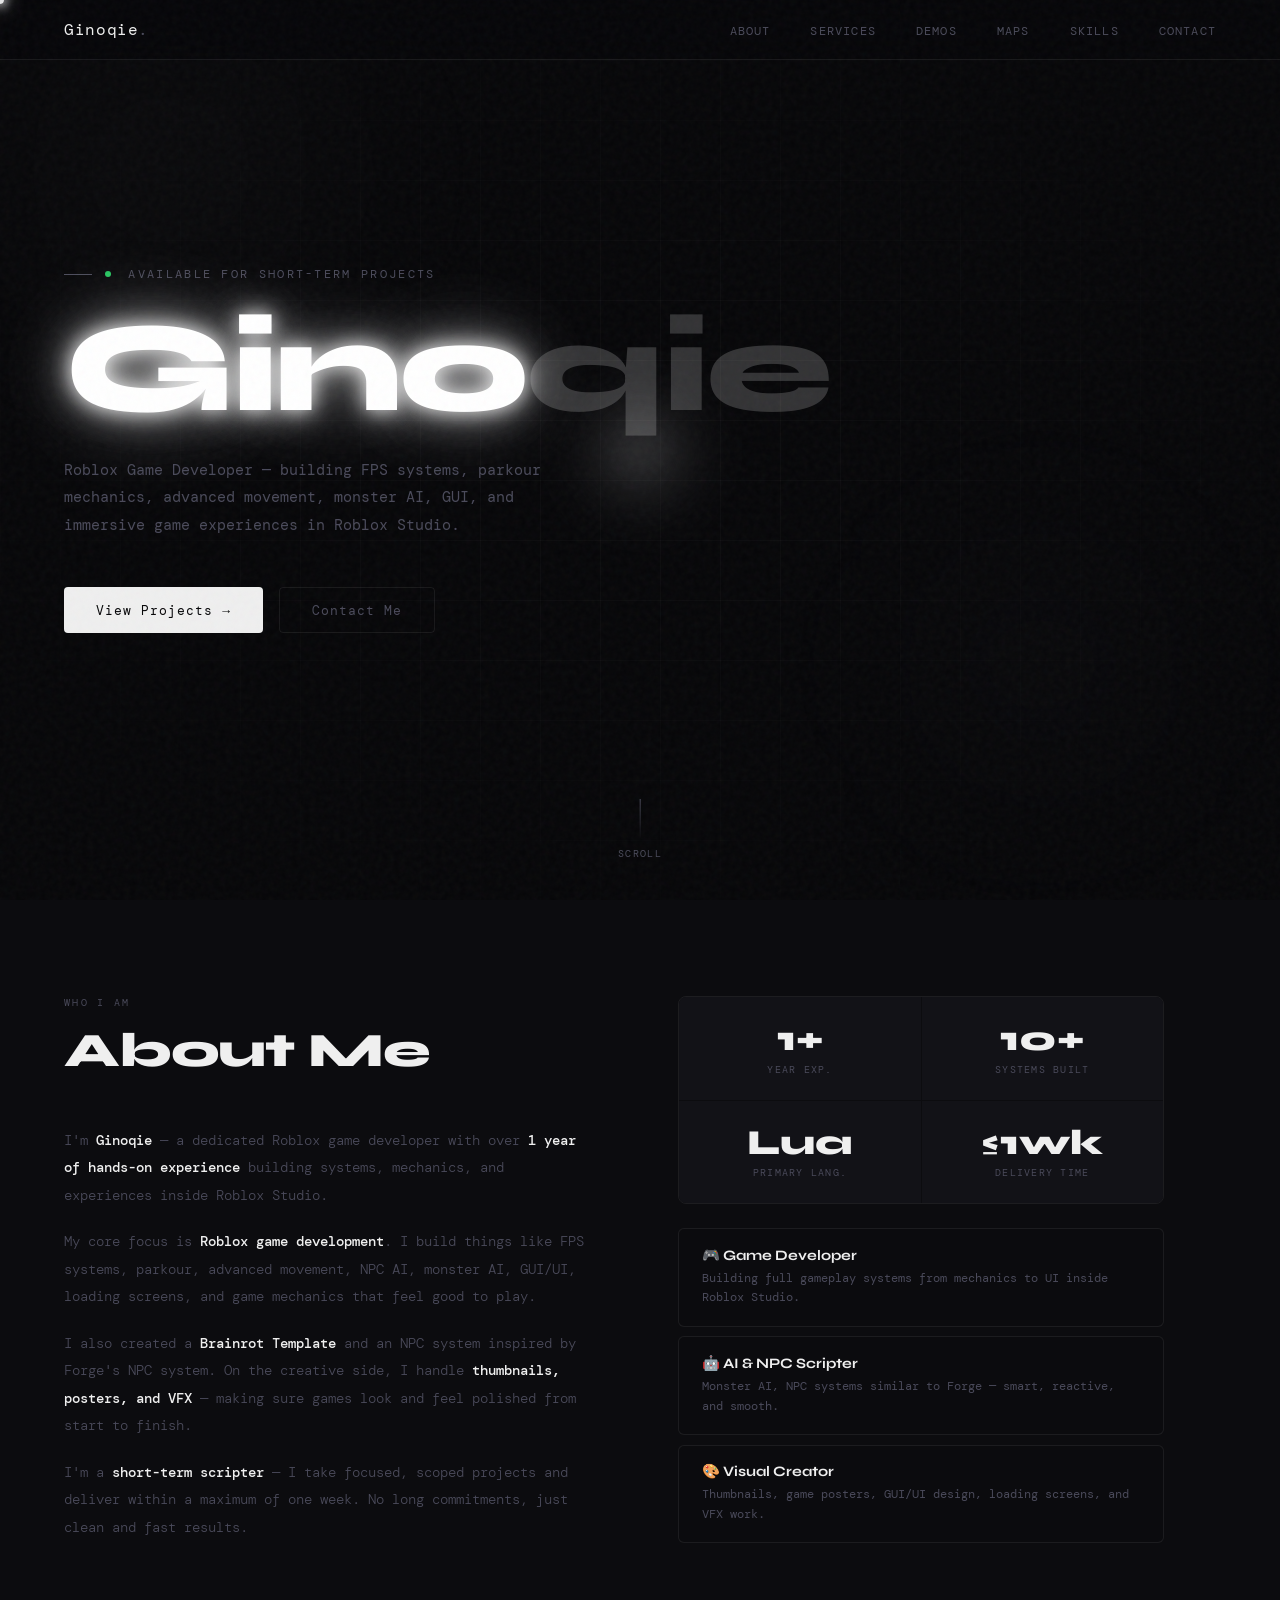
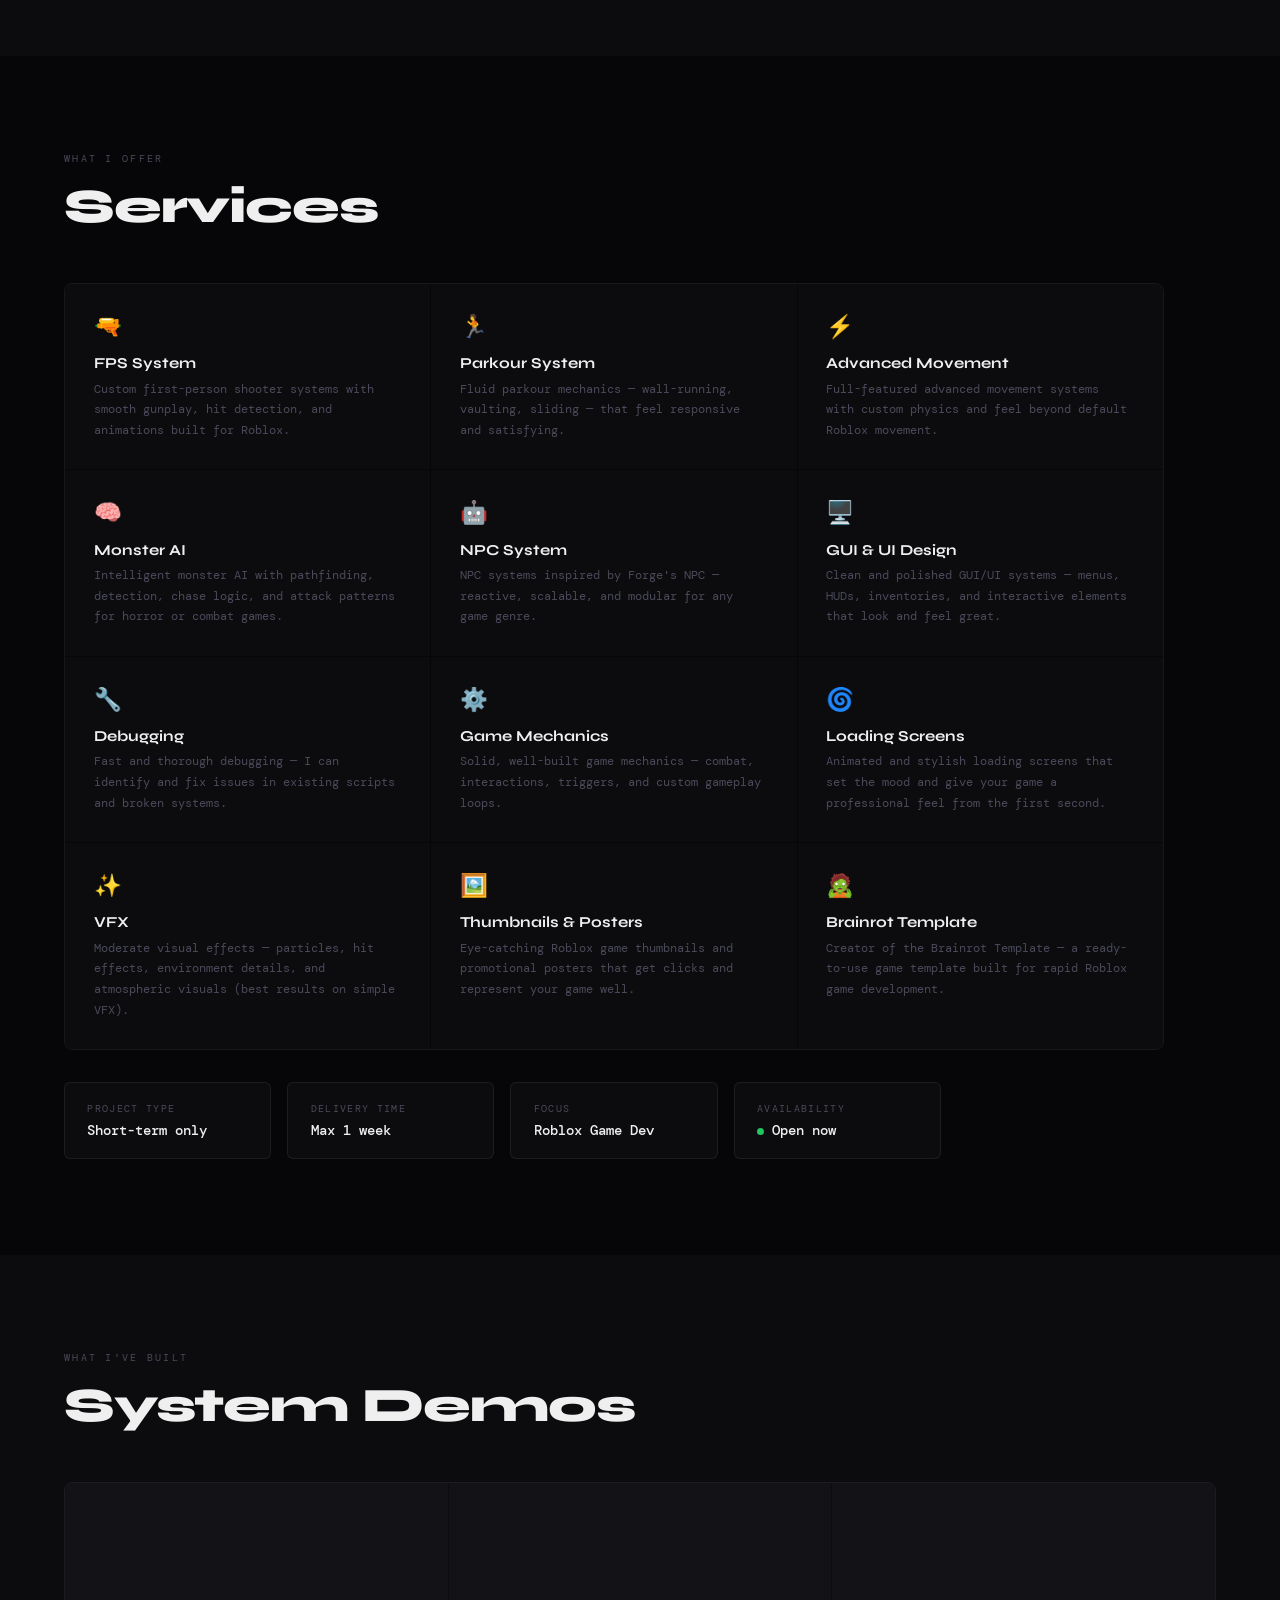
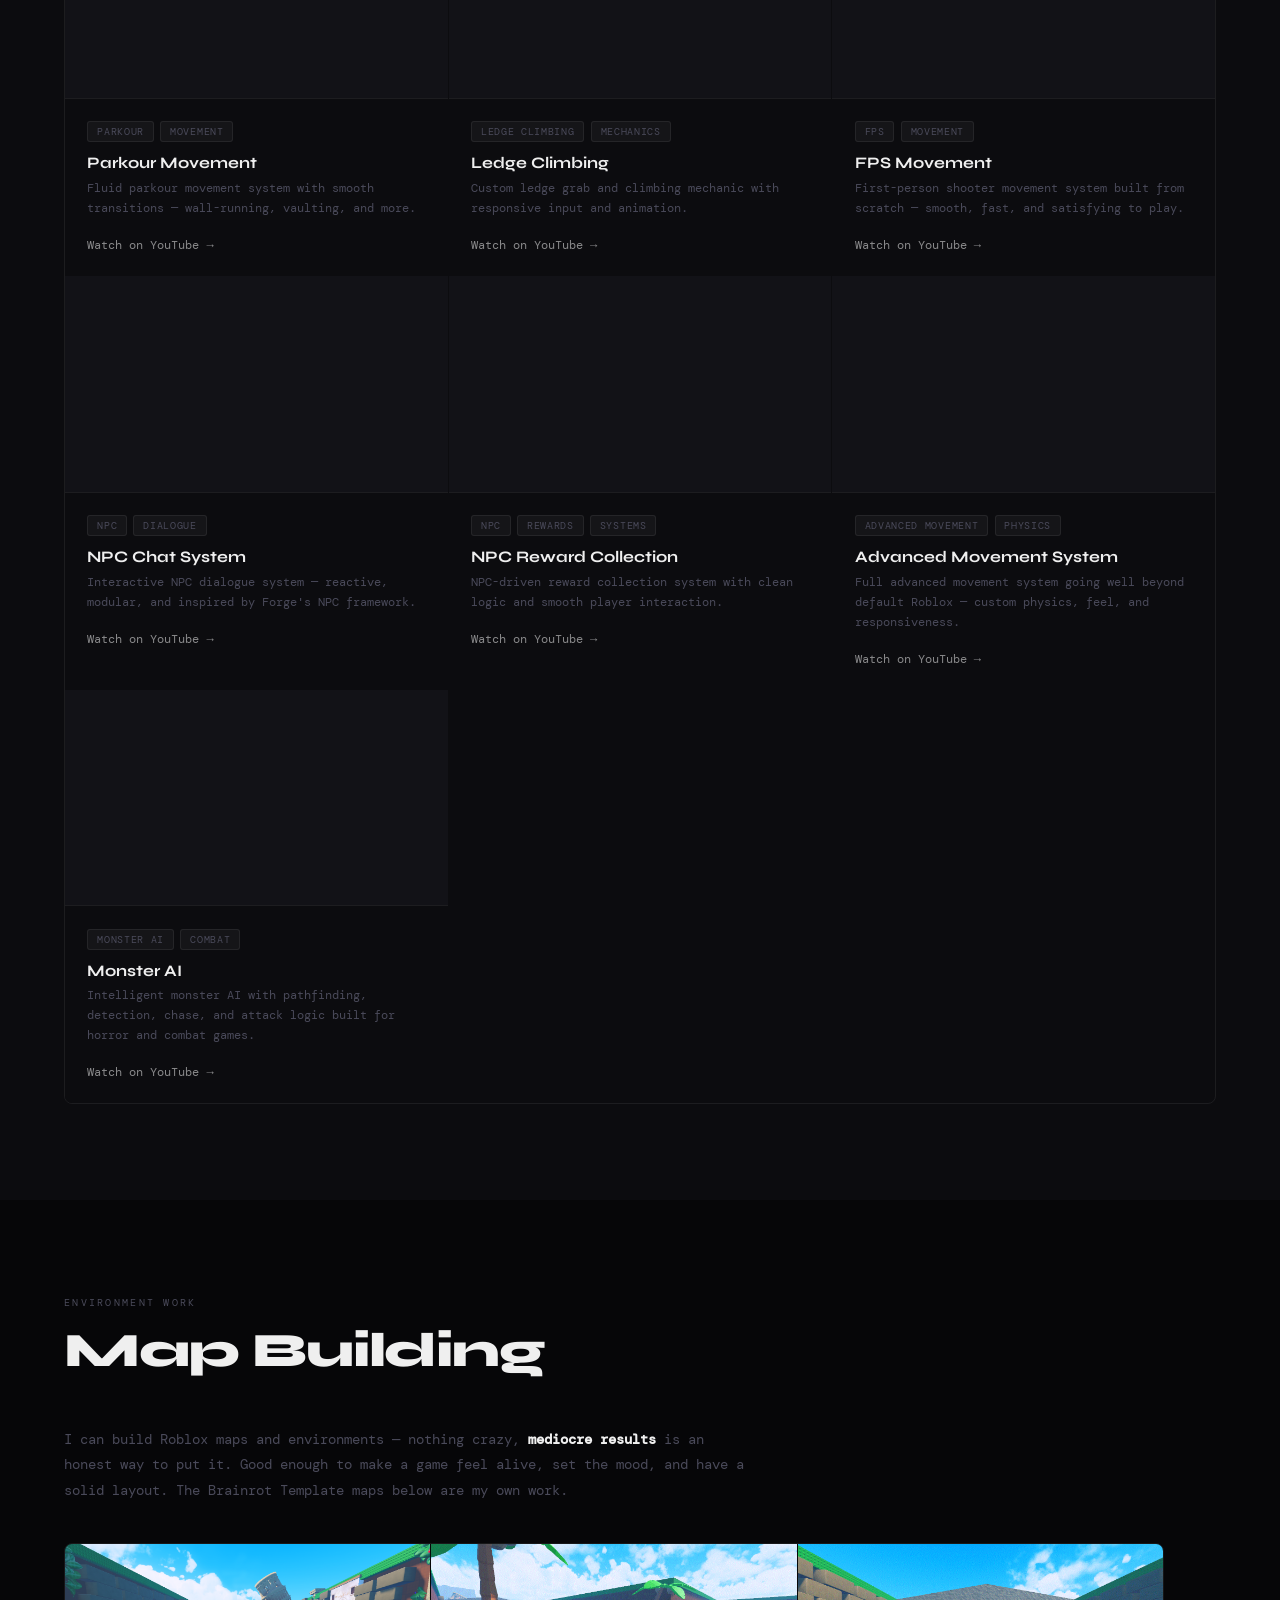
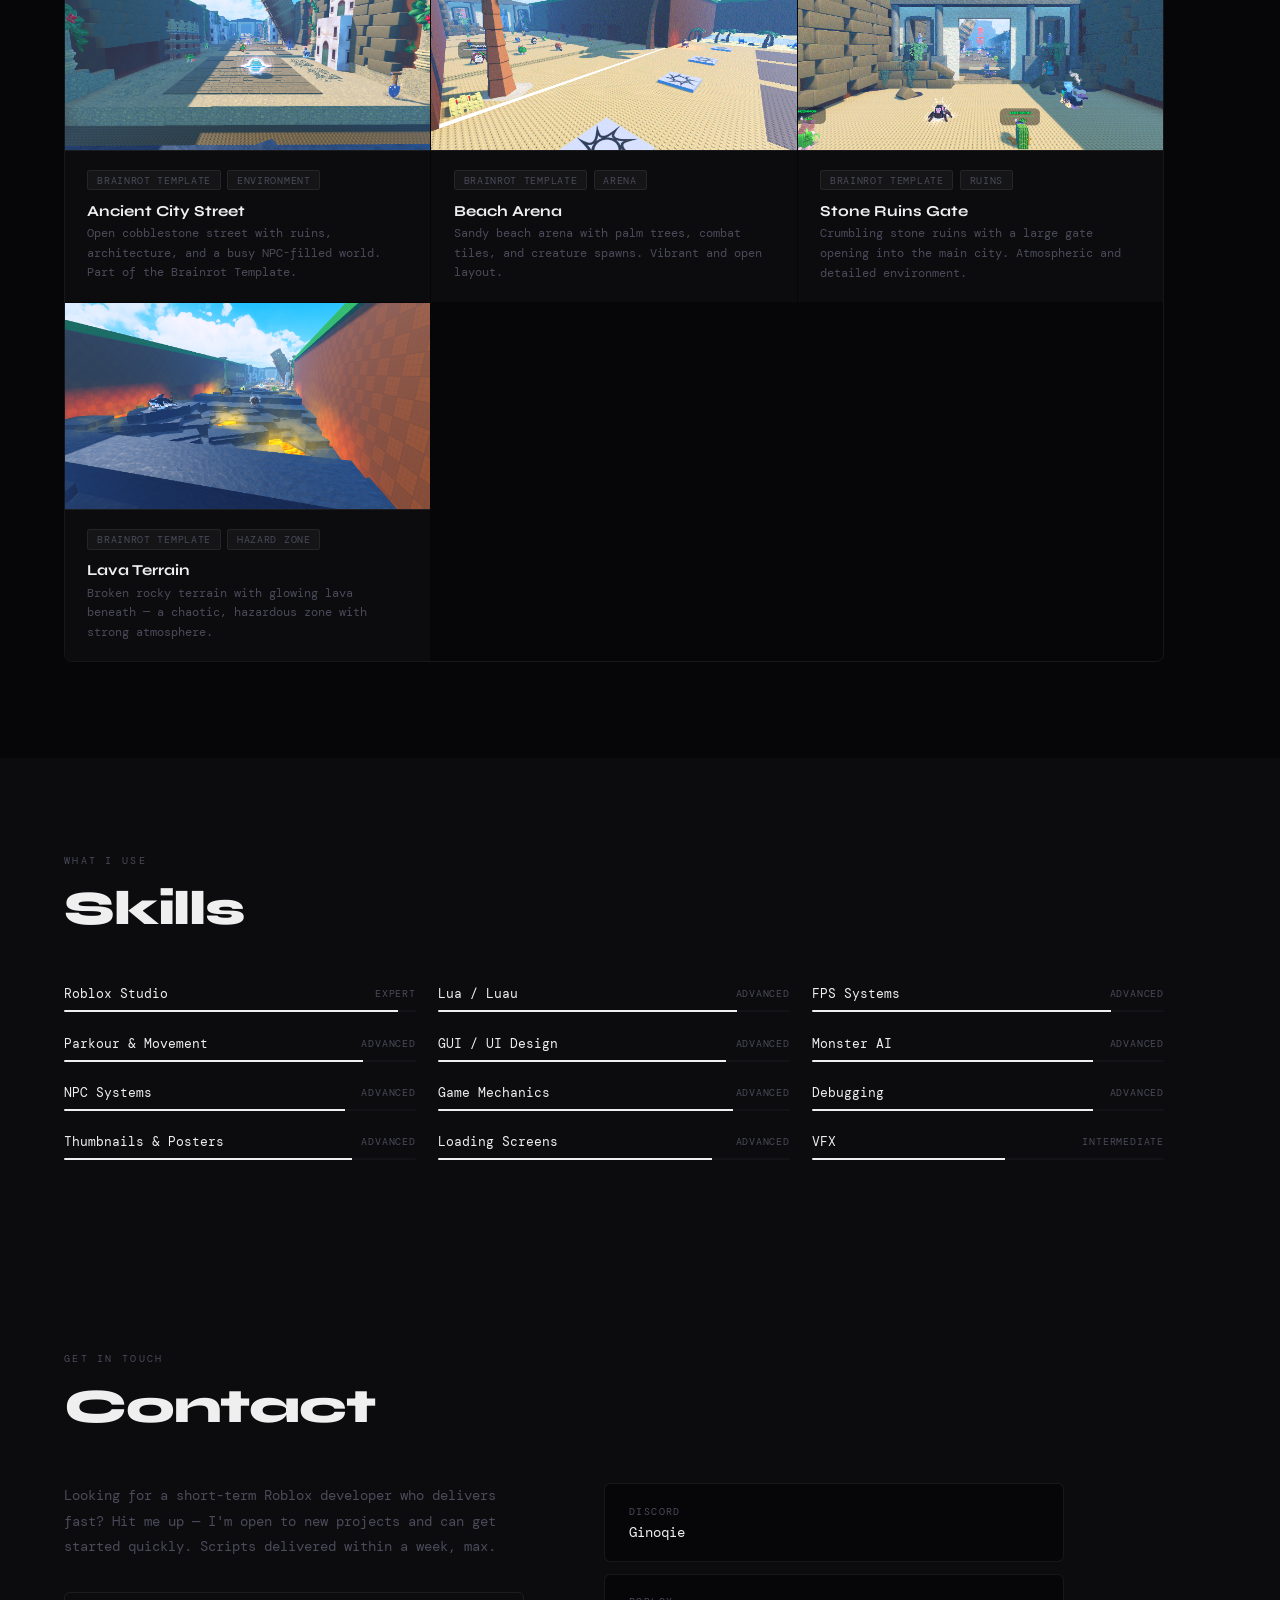
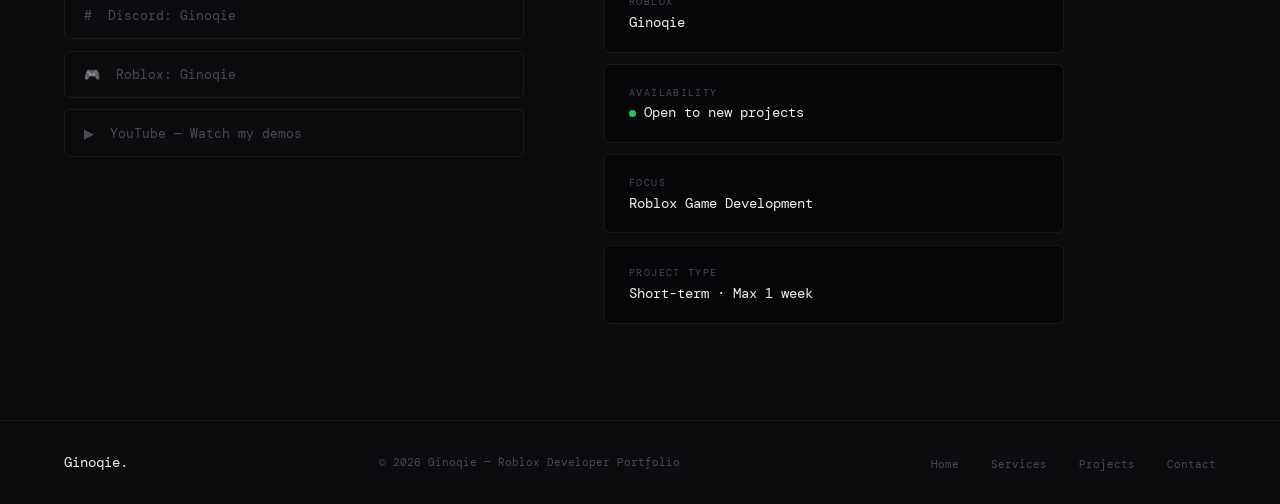
<file: Index.html.html>
<!DOCTYPE html>
<html lang="en">
<head>
  <meta charset="UTF-8" />
  <meta name="viewport" content="width=device-width, initial-scale=1.0" />
  <title>Ginoqie | Roblox Game Developer</title>
  <link rel="preconnect" href="https://fonts.googleapis.com" />
  <link rel="preconnect" href="https://fonts.gstatic.com" crossorigin />
  <link href="https://fonts.googleapis.com/css2?family=Syne:wght@400;600;700;800&family=DM+Mono:wght@300;400;500&display=swap" rel="stylesheet" />
  <style>
    *, *::before, *::after { box-sizing: border-box; margin: 0; padding: 0; }

    :root {
      --bg:    #060608;
      --bg2:   #0c0c0f;
      --bg3:   #121217;
      --accent:  #c8c8d8;
      --accent2: #ffffff;
      --text:  #efefef;
      --muted: #4a4a5a;
      --border: rgba(255,255,255,0.07);
      --card:  rgba(12,12,15,0.85);
      --mono: 'DM Mono', monospace;
      --sans: 'Syne', sans-serif;
    }

    html { scroll-behavior: smooth; }
    body { font-family: var(--sans); background: var(--bg); color: var(--text); overflow-x: hidden; cursor: none; }

    /* CURSOR LAVA LAMP LIGHT */
    #cursor-glow {
      position: fixed;
      pointer-events: none;
      z-index: 9999;
      width: 180px;
      height: 180px;
      border-radius: 50%;
      transform: translate(-50%, -50%);
      background: radial-gradient(circle, rgba(255,255,255,0.18) 0%, rgba(255,255,255,0.07) 35%, transparent 70%);
      filter: blur(18px);
      transition: width 0.4s ease, height 0.4s ease, background 0.6s ease;
      mix-blend-mode: screen;
    }
    #cursor-dot {
      position: fixed;
      pointer-events: none;
      z-index: 10000;
      width: 8px;
      height: 8px;
      border-radius: 50%;
      background: rgba(255,255,255,0.9);
      transform: translate(-50%, -50%);
      box-shadow: 0 0 10px 3px rgba(255,255,255,0.6), 0 0 20px 6px rgba(255,255,255,0.2);
      transition: width 0.2s, height 0.2s;
    }

    body::before {
      content: '';
      position: fixed; inset: 0;
      background-image: url("data:image/svg+xml,%3Csvg viewBox='0 0 200 200' xmlns='http://www.w3.org/2000/svg'%3E%3Cfilter id='n'%3E%3CfeTurbulence type='fractalNoise' baseFrequency='0.75' numOctaves='4' stitchTiles='stitch'/%3E%3C/filter%3E%3Crect width='100%25' height='100%25' filter='url(%23n)' opacity='0.04'/%3E%3C/svg%3E");
      pointer-events: none; z-index: 998;
    }

    /* NAV */
    nav {
      position: fixed; top: 0; left: 0; right: 0; z-index: 100;
      display: flex; justify-content: space-between; align-items: center;
      padding: 1.2rem 4rem;
      background: rgba(6,6,8,0.88); backdrop-filter: blur(20px);
      border-bottom: 1px solid var(--border);
    }
    .nav-logo { font-family: var(--mono); font-size: 1rem; color: var(--text); letter-spacing: 0.04em; text-decoration: none; }
    .nav-logo span { color: var(--muted); }
    .nav-links { display: flex; gap: 2.5rem; list-style: none; }
    .nav-links a { font-family: var(--mono); font-size: 0.74rem; color: var(--muted); text-decoration: none; letter-spacing: 0.1em; text-transform: uppercase; transition: color 0.2s; cursor: none; }
    .nav-links a:hover { color: var(--text); }

    /* HERO */
    #hero {
      min-height: 100vh;
      display: flex; flex-direction: column; justify-content: center;
      padding: 0 4rem; position: relative; overflow: hidden;
    }
    #hero::after {
      content: '';
      position: absolute; inset: 0;
      background-image:
        linear-gradient(rgba(255,255,255,0.022) 1px, transparent 1px),
        linear-gradient(90deg, rgba(255,255,255,0.022) 1px, transparent 1px);
      background-size: 60px 60px;
      mask-image: radial-gradient(ellipse 80% 80% at 50% 50%, black 20%, transparent 80%);
      pointer-events: none;
    }
    .hero-orb { position: absolute; border-radius: 50%; filter: blur(100px); pointer-events: none; }
    .orb1 { width: 500px; height: 500px; background: radial-gradient(circle, rgba(255,255,255,0.03) 0%, transparent 70%); top: -80px; left: -80px; animation: drift1 18s ease-in-out infinite alternate; }
    .orb2 { width: 350px; height: 350px; background: radial-gradient(circle, rgba(200,200,220,0.04) 0%, transparent 70%); bottom: 60px; right: 5%; animation: drift2 22s ease-in-out infinite alternate; }
    @keyframes drift1 { to { transform: translate(50px,70px); } }
    @keyframes drift2 { to { transform: translate(-40px,-50px); } }

    .hero-tag { font-family: var(--mono); font-size: 0.72rem; color: var(--muted); letter-spacing: 0.2em; text-transform: uppercase; margin-bottom: 1.8rem; display: flex; align-items: center; gap: 0.8rem; }
    .hero-tag::before { content: ''; display: block; width: 28px; height: 1px; background: var(--muted); }
    .avail-dot { display: inline-block; width: 6px; height: 6px; border-radius: 50%; background: #22c55e; animation: pdot 2s ease-in-out infinite; margin-right: 0.3rem; }
    @keyframes pdot { 0%,100%{opacity:1} 50%{opacity:0.35} }

    /* FLOATING GLOWING NAME */
    .hero-name {
      font-size: clamp(4rem,10vw,9rem);
      font-weight: 800;
      line-height: 0.92;
      letter-spacing: -0.03em;
      margin-bottom: 1.8rem;
      position: relative;
      z-index: 1;
      animation: float-name 4s ease-in-out infinite;
      display: inline-block;
      width: fit-content;
    }
    .hero-name .glow-text {
      color: #ffffff;
      text-shadow:
        0 0 20px rgba(255,255,255,0.9),
        0 0 40px rgba(255,255,255,0.6),
        0 0 80px rgba(255,255,255,0.3),
        0 0 120px rgba(255,255,255,0.15);
      animation: glow-pulse 3s ease-in-out infinite alternate;
    }
    .hero-name .dim { color: rgba(255,255,255,0.18); }
    @keyframes float-name {
      0%, 100% { transform: translateY(0px); }
      50%       { transform: translateY(-14px); }
    }
    @keyframes glow-pulse {
      from {
        text-shadow:
          0 0 20px rgba(255,255,255,0.9),
          0 0 40px rgba(255,255,255,0.5),
          0 0 80px rgba(255,255,255,0.25),
          0 0 120px rgba(255,255,255,0.1);
      }
      to {
        text-shadow:
          0 0 30px rgba(255,255,255,1),
          0 0 60px rgba(255,255,255,0.75),
          0 0 110px rgba(255,255,255,0.4),
          0 0 160px rgba(255,255,255,0.2);
      }
    }

    .hero-sub { font-family: var(--mono); font-size: 0.95rem; color: var(--muted); margin-bottom: 3rem; max-width: 520px; line-height: 1.8; position: relative; z-index: 1; }

    .hero-ctas { display: flex; gap: 1rem; flex-wrap: wrap; position: relative; z-index: 1; }
    .btn { display: inline-flex; align-items: center; gap: 0.5rem; padding: 0.85rem 2rem; border-radius: 4px; font-family: var(--mono); font-size: 0.8rem; letter-spacing: 0.08em; text-decoration: none; cursor: none; border: none; transition: transform 0.2s, opacity 0.2s; }
    .btn:hover { transform: translateY(-2px); }
    .btn-primary { background: var(--text); color: var(--bg); }
    .btn-primary:hover { opacity: 0.88; }
    .btn-secondary { background: transparent; color: var(--muted); border: 1px solid var(--border); }
    .btn-secondary:hover { color: var(--text); border-color: rgba(255,255,255,0.2); }

    .hero-scroll { position: absolute; bottom: 2.5rem; left: 50%; transform: translateX(-50%); display: flex; flex-direction: column; align-items: center; gap: 0.5rem; font-family: var(--mono); font-size: 0.6rem; color: var(--muted); letter-spacing: 0.15em; text-transform: uppercase; }
    .scroll-line { width: 1px; height: 40px; background: linear-gradient(to bottom, var(--muted), transparent); animation: sp 2.5s ease-in-out infinite; }
    @keyframes sp { 0%,100%{opacity:0.2} 50%{opacity:0.8} }

    /* SECTIONS */
    section { padding: 6rem 4rem; }
    .section-label { font-family: var(--mono); font-size: 0.65rem; color: var(--muted); letter-spacing: 0.22em; text-transform: uppercase; margin-bottom: 0.8rem; }
    .section-title { font-size: clamp(2rem,4vw,3rem); font-weight: 800; margin-bottom: 3rem; letter-spacing: -0.025em; }

    /* ABOUT */
    #about { background: var(--bg2); }
    .about-grid { display: grid; grid-template-columns: 1.1fr 1fr; gap: 5rem; align-items: start; max-width: 1100px; }
    .about-text p { font-family: var(--mono); font-size: 0.88rem; color: var(--muted); line-height: 1.95; margin-bottom: 1.2rem; font-weight: 300; }
    .about-text p strong { color: var(--text); font-weight: 500; }

    .about-stats { display: grid; grid-template-columns: 1fr 1fr; gap: 1px; border: 1px solid var(--border); border-radius: 8px; overflow: hidden; margin-bottom: 1.5rem; }
    .stat-card { background: var(--bg3); padding: 1.5rem; text-align: center; }
    .stat-num { font-size: 2.2rem; font-weight: 800; line-height: 1; }
    .stat-label { font-family: var(--mono); font-size: 0.65rem; color: var(--muted); text-transform: uppercase; letter-spacing: 0.12em; margin-top: 0.4rem; }

    .about-roles { display: flex; flex-direction: column; gap: 0.6rem; }
    .role-item { border: 1px solid var(--border); border-radius: 6px; padding: 1.1rem 1.4rem; background: var(--card); transition: border-color 0.2s, transform 0.2s; }
    .role-item:hover { border-color: rgba(255,255,255,0.2); transform: translateX(4px); }
    .role-title { font-weight: 700; font-size: 0.9rem; margin-bottom: 0.3rem; }
    .role-desc { font-family: var(--mono); font-size: 0.75rem; color: var(--muted); line-height: 1.65; }

    /* SERVICES / OFFER SECTION */
    #services { background: var(--bg); }
    .services-grid { display: grid; grid-template-columns: repeat(auto-fill, minmax(280px, 1fr)); gap: 1px; border: 1px solid var(--border); border-radius: 8px; overflow: hidden; max-width: 1100px; }
    .service-card { background: var(--bg2); padding: 1.8rem; transition: background 0.25s; position: relative; }
    .service-card:hover { background: var(--bg3); }
    .service-icon { font-size: 1.4rem; margin-bottom: 0.9rem; }
    .service-title { font-weight: 700; font-size: 0.95rem; margin-bottom: 0.4rem; }
    .service-desc { font-family: var(--mono); font-size: 0.76rem; color: var(--muted); line-height: 1.7; }

    /* OFFER TERMS */
    .offer-terms { display: grid; grid-template-columns: repeat(auto-fill, minmax(200px, 1fr)); gap: 1rem; max-width: 1100px; margin-top: 2rem; }
    .term-card { background: var(--bg2); border: 1px solid var(--border); border-radius: 6px; padding: 1.2rem 1.4rem; }
    .term-label { font-family: var(--mono); font-size: 0.6rem; color: var(--muted); text-transform: uppercase; letter-spacing: 0.14em; margin-bottom: 0.35rem; }
    .term-value { font-family: var(--mono); font-size: 0.9rem; color: var(--text); font-weight: 500; }

    /* PROJECTS */
    #projects { background: var(--bg2); }

    .projects-grid { display: grid; grid-template-columns: repeat(auto-fill, minmax(320px, 1fr)); gap: 1px; border: 1px solid var(--border); border-radius: 8px; overflow: hidden; }
    .project-card { background: var(--bg2); transition: background 0.25s; }
    .project-card:hover { background: var(--bg3); }

    .project-thumb-placeholder { width: 100%; aspect-ratio: 16/9; background: var(--bg3); display: flex; align-items: center; justify-content: center; position: relative; overflow: hidden; }
    .project-thumb-placeholder .grid-overlay { position: absolute; inset: 0; background-image: linear-gradient(var(--border) 1px, transparent 1px), linear-gradient(90deg, var(--border) 1px, transparent 1px); background-size: 30px 30px; }
    .project-thumb-placeholder .play-icon { position: relative; z-index: 1; font-size: 2rem; color: var(--muted); opacity: 0.35; }
    .project-card video { width: 100%; aspect-ratio: 16/9; object-fit: cover; display: block; }
    .yt-wrap { position: relative; width: 100%; aspect-ratio: 16/9; background: var(--bg3); overflow: hidden; }
    .yt-wrap iframe { position: absolute; inset: 0; width: 100%; height: 100%; border: none; display: block; }

    .project-info { padding: 1.4rem; border-top: 1px solid var(--border); }
    .project-tags { display: flex; gap: 0.4rem; flex-wrap: wrap; margin-bottom: 0.7rem; }
    .tag { font-family: var(--mono); font-size: 0.62rem; background: rgba(255,255,255,0.04); color: var(--muted); border: 1px solid var(--border); padding: 0.18rem 0.55rem; border-radius: 3px; text-transform: uppercase; letter-spacing: 0.07em; }
    .project-name { font-size: 1rem; font-weight: 700; margin-bottom: 0.35rem; }
    .project-desc { font-family: var(--mono); font-size: 0.76rem; color: var(--muted); line-height: 1.65; margin-bottom: 1rem; }
    .project-link { font-family: var(--mono); font-size: 0.76rem; color: var(--text); text-decoration: none; opacity: 0.55; display: inline-flex; align-items: center; gap: 0.3rem; transition: opacity 0.2s, gap 0.2s; cursor: none; }
    .project-link:hover { opacity: 1; gap: 0.5rem; }

    /* MAP BUILDING */
    #maps { background: var(--bg); }
    .maps-intro { font-family: var(--mono); font-size: 0.86rem; color: var(--muted); line-height: 1.85; margin-bottom: 2.5rem; max-width: 680px; }
    .maps-intro strong { color: var(--text); }
    .maps-grid { display: grid; grid-template-columns: repeat(auto-fill, minmax(320px, 1fr)); gap: 1px; border: 1px solid var(--border); border-radius: 8px; overflow: hidden; max-width: 1100px; }
    .map-card { background: var(--bg2); transition: background 0.25s; }
    .map-card:hover { background: var(--bg3); }
    .map-img-wrap { width: 100%; aspect-ratio: 16/9; overflow: hidden; position: relative; }
    .map-img-wrap img { width: 100%; height: 100%; object-fit: cover; display: block; transition: transform 0.4s ease; }
    .map-card:hover .map-img-wrap img { transform: scale(1.04); }
    .map-info { padding: 1.2rem 1.4rem; border-top: 1px solid var(--border); }
    .map-name { font-size: 0.95rem; font-weight: 700; margin-bottom: 0.3rem; }
    .map-desc { font-family: var(--mono); font-size: 0.74rem; color: var(--muted); line-height: 1.65; }

    /* SKILLS */
    #skills { background: var(--bg2); }
    .skills-grid { display: grid; grid-template-columns: repeat(auto-fill, minmax(260px, 1fr)); gap: 1.4rem; max-width: 1100px; }
    .skill-item { display: flex; flex-direction: column; gap: 0.5rem; }
    .skill-header { display: flex; justify-content: space-between; align-items: center; }
    .skill-name { font-family: var(--mono); font-size: 0.82rem; }
    .skill-level { font-family: var(--mono); font-size: 0.62rem; color: var(--muted); text-transform: uppercase; letter-spacing: 0.08em; }
    .skill-bar { height: 2px; background: var(--bg3); border-radius: 2px; overflow: hidden; }
    .skill-fill { height: 100%; background: var(--text); transform-origin: left; animation: fillbar 1.4s cubic-bezier(0.16,1,0.3,1) both; }
    @keyframes fillbar { from { transform: scaleX(0); } to { transform: scaleX(1); } }

    /* CONTACT */
    #contact { background: var(--bg2); }
    .contact-grid { display: grid; grid-template-columns: 1fr 1fr; gap: 5rem; max-width: 1000px; align-items: start; }
    .contact-intro { font-family: var(--mono); font-size: 0.86rem; color: var(--muted); line-height: 1.85; margin-bottom: 2rem; }
    .contact-links { display: flex; flex-direction: column; gap: 0.7rem; }
    .contact-link { display: flex; align-items: center; gap: 1rem; font-family: var(--mono); font-size: 0.82rem; color: var(--muted); text-decoration: none; border: 1px solid var(--border); border-radius: 6px; padding: 0.9rem 1.2rem; transition: border-color 0.2s, color 0.2s, transform 0.2s; cursor: none; }
    .contact-link:hover { border-color: rgba(255,255,255,0.18); color: var(--text); transform: translateX(4px); }

    .contact-meta { display: flex; flex-direction: column; gap: 0.7rem; }
    .meta-card { background: var(--bg); border: 1px solid var(--border); border-radius: 6px; padding: 1.3rem 1.5rem; }
    .meta-label { font-family: var(--mono); font-size: 0.62rem; color: var(--muted); text-transform: uppercase; letter-spacing: 0.14em; margin-bottom: 0.35rem; }
    .meta-value { font-family: var(--mono); font-size: 0.85rem; }
    .status-dot { display: inline-block; width: 7px; height: 7px; border-radius: 50%; background: #22c55e; margin-right: 0.5rem; animation: pdot 2s ease-in-out infinite; }

    /* FOOTER */
    footer { padding: 2rem 4rem; border-top: 1px solid var(--border); display: flex; justify-content: space-between; align-items: center; background: var(--bg2); }
    .footer-logo { font-family: var(--mono); font-size: 0.85rem; color: var(--text); }
    .footer-copy { font-family: var(--mono); font-size: 0.68rem; color: var(--muted); }
    .footer-links { display: flex; gap: 2rem; list-style: none; }
    .footer-links a { font-family: var(--mono); font-size: 0.68rem; color: var(--muted); text-decoration: none; transition: color 0.2s; cursor: none; }
    .footer-links a:hover { color: var(--text); }

    .fade-up { opacity: 0; transform: translateY(24px); transition: opacity 0.7s ease, transform 0.7s ease; }
    .fade-up.visible { opacity: 1; transform: none; }

    @media (max-width: 900px) {
      nav { padding: 1rem 1.5rem; }
      #hero, section { padding-left: 1.5rem; padding-right: 1.5rem; }
      .about-grid, .contact-grid { grid-template-columns: 1fr; gap: 2.5rem; }
      footer { flex-direction: column; gap: 1rem; text-align: center; padding: 1.5rem; }
    }
    @media (max-width: 600px) {
      .nav-links { display: none; }
      .hero-name { font-size: 3.2rem; }
    }
  </style>
</head>
<body>

  <!-- CURSOR ELEMENTS -->
  <div id="cursor-glow"></div>
  <div id="cursor-dot"></div>

  <nav>
    <a class="nav-logo" href="#hero">Ginoqie<span>.</span></a>
    <ul class="nav-links">
      <li><a href="#about">About</a></li>
      <li><a href="#services">Services</a></li>
      <li><a href="#projects">Demos</a></li>
      <li><a href="#maps">Maps</a></li>
      <li><a href="#skills">Skills</a></li>
      <li><a href="#contact">Contact</a></li>
    </ul>
  </nav>

  <!-- HERO -->
  <section id="hero">
    <div class="hero-orb orb1"></div>
    <div class="hero-orb orb2"></div>
    <div class="hero-tag"><span class="avail-dot"></span>Available for short-term projects</div>
    <h1 class="hero-name"><span class="glow-text">Gino</span><span class="dim">qie</span></h1>
    <p class="hero-sub">Roblox Game Developer — building FPS systems, parkour mechanics, advanced movement, monster AI, GUI, and immersive game experiences in Roblox Studio.</p>
    <div class="hero-ctas">
      <a href="#projects" class="btn btn-primary">View Projects →</a>
      <a href="#contact" class="btn btn-secondary">Contact Me</a>
    </div>
    <div class="hero-scroll"><div class="scroll-line"></div>Scroll</div>
  </section>

  <!-- ABOUT -->
  <section id="about">
    <div class="about-grid fade-up">
      <div class="about-text">
        <div class="section-label">Who I am</div>
        <h2 class="section-title">About Me</h2>
        <p>I'm <strong>Ginoqie</strong> — a dedicated Roblox game developer with over <strong>1 year of hands-on experience</strong> building systems, mechanics, and experiences inside Roblox Studio.</p>
        <p>My core focus is <strong>Roblox game development</strong>. I build things like FPS systems, parkour, advanced movement, NPC AI, monster AI, GUI/UI, loading screens, and game mechanics that feel good to play.</p>
        <p>I also created a <strong>Brainrot Template</strong> and an NPC system inspired by Forge's NPC system. On the creative side, I handle <strong>thumbnails, posters, and VFX</strong> — making sure games look and feel polished from start to finish.</p>
        <p>I'm a <strong>short-term scripter</strong> — I take focused, scoped projects and deliver within a maximum of one week. No long commitments, just clean and fast results.</p>
      </div>
      <div>
        <div class="about-stats">
          <div class="stat-card"><div class="stat-num">1+</div><div class="stat-label">Year Exp.</div></div>
          <div class="stat-card"><div class="stat-num">10+</div><div class="stat-label">Systems Built</div></div>
          <div class="stat-card"><div class="stat-num">Lua</div><div class="stat-label">Primary Lang.</div></div>
          <div class="stat-card"><div class="stat-num">≤1wk</div><div class="stat-label">Delivery Time</div></div>
        </div>
        <div class="about-roles">
          <div class="role-item"><div class="role-title">🎮 Game Developer</div><div class="role-desc">Building full gameplay systems from mechanics to UI inside Roblox Studio.</div></div>
          <div class="role-item"><div class="role-title">🤖 AI & NPC Scripter</div><div class="role-desc">Monster AI, NPC systems similar to Forge — smart, reactive, and smooth.</div></div>
          <div class="role-item"><div class="role-title">🎨 Visual Creator</div><div class="role-desc">Thumbnails, game posters, GUI/UI design, loading screens, and VFX work.</div></div>
        </div>
      </div>
    </div>
  </section>

  <!-- SERVICES -->
  <section id="services">
    <div class="section-label fade-up">What I offer</div>
    <h2 class="section-title fade-up">Services</h2>
    <div class="services-grid fade-up">

      <div class="service-card">
        <div class="service-icon">🔫</div>
        <div class="service-title">FPS System</div>
        <div class="service-desc">Custom first-person shooter systems with smooth gunplay, hit detection, and animations built for Roblox.</div>
      </div>

      <div class="service-card">
        <div class="service-icon">🏃</div>
        <div class="service-title">Parkour System</div>
        <div class="service-desc">Fluid parkour mechanics — wall-running, vaulting, sliding — that feel responsive and satisfying.</div>
      </div>

      <div class="service-card">
        <div class="service-icon">⚡</div>
        <div class="service-title">Advanced Movement</div>
        <div class="service-desc">Full-featured advanced movement systems with custom physics and feel beyond default Roblox movement.</div>
      </div>

      <div class="service-card">
        <div class="service-icon">🧠</div>
        <div class="service-title">Monster AI</div>
        <div class="service-desc">Intelligent monster AI with pathfinding, detection, chase logic, and attack patterns for horror or combat games.</div>
      </div>

      <div class="service-card">
        <div class="service-icon">🤖</div>
        <div class="service-title">NPC System</div>
        <div class="service-desc">NPC systems inspired by Forge's NPC — reactive, scalable, and modular for any game genre.</div>
      </div>

      <div class="service-card">
        <div class="service-icon">🖥️</div>
        <div class="service-title">GUI & UI Design</div>
        <div class="service-desc">Clean and polished GUI/UI systems — menus, HUDs, inventories, and interactive elements that look and feel great.</div>
      </div>

      <div class="service-card">
        <div class="service-icon">🔧</div>
        <div class="service-title">Debugging</div>
        <div class="service-desc">Fast and thorough debugging — I can identify and fix issues in existing scripts and broken systems.</div>
      </div>

      <div class="service-card">
        <div class="service-icon">⚙️</div>
        <div class="service-title">Game Mechanics</div>
        <div class="service-desc">Solid, well-built game mechanics — combat, interactions, triggers, and custom gameplay loops.</div>
      </div>

      <div class="service-card">
        <div class="service-icon">🌀</div>
        <div class="service-title">Loading Screens</div>
        <div class="service-desc">Animated and stylish loading screens that set the mood and give your game a professional feel from the first second.</div>
      </div>

      <div class="service-card">
        <div class="service-icon">✨</div>
        <div class="service-title">VFX</div>
        <div class="service-desc">Moderate visual effects — particles, hit effects, environment details, and atmospheric visuals (best results on simple VFX).</div>
      </div>

      <div class="service-card">
        <div class="service-icon">🖼️</div>
        <div class="service-title">Thumbnails & Posters</div>
        <div class="service-desc">Eye-catching Roblox game thumbnails and promotional posters that get clicks and represent your game well.</div>
      </div>

      <div class="service-card">
        <div class="service-icon">🧟</div>
        <div class="service-title">Brainrot Template</div>
        <div class="service-desc">Creator of the Brainrot Template — a ready-to-use game template built for rapid Roblox game development.</div>
      </div>

    </div>

    <div class="offer-terms fade-up">
      <div class="term-card">
        <div class="term-label">Project Type</div>
        <div class="term-value">Short-term only</div>
      </div>
      <div class="term-card">
        <div class="term-label">Delivery Time</div>
        <div class="term-value">Max 1 week</div>
      </div>
      <div class="term-card">
        <div class="term-label">Focus</div>
        <div class="term-value">Roblox Game Dev</div>
      </div>
      <div class="term-card">
        <div class="term-label">Availability</div>
        <div class="term-value"><span class="status-dot"></span>Open now</div>
      </div>
    </div>
  </section>

  <!-- PROJECTS -->
  <section id="projects">
    <div class="section-label">What I've built</div>
    <h2 class="section-title">System Demos</h2>

    <div class="projects-grid">

      <div class="project-card">
        <div class="yt-wrap">
          <iframe src="https://www.youtube.com/embed/h35A5DUmMfE" title="Parkour Movement" allow="accelerometer; autoplay; clipboard-write; encrypted-media; gyroscope; picture-in-picture" allowfullscreen></iframe>
        </div>
        <div class="project-info">
          <div class="project-tags"><span class="tag">Parkour</span><span class="tag">Movement</span></div>
          <div class="project-name">Parkour Movement</div>
          <p class="project-desc">Fluid parkour movement system with smooth transitions — wall-running, vaulting, and more.</p>
          <a href="https://youtu.be/h35A5DUmMfE" target="_blank" class="project-link">Watch on YouTube →</a>
        </div>
      </div>

      <div class="project-card">
        <div class="yt-wrap">
          <iframe src="https://www.youtube.com/embed/ePffzsfqnmI" title="Ledge Climbing" allow="accelerometer; autoplay; clipboard-write; encrypted-media; gyroscope; picture-in-picture" allowfullscreen></iframe>
        </div>
        <div class="project-info">
          <div class="project-tags"><span class="tag">Ledge Climbing</span><span class="tag">Mechanics</span></div>
          <div class="project-name">Ledge Climbing</div>
          <p class="project-desc">Custom ledge grab and climbing mechanic with responsive input and animation.</p>
          <a href="https://youtu.be/ePffzsfqnmI" target="_blank" class="project-link">Watch on YouTube →</a>
        </div>
      </div>

      <div class="project-card">
        <div class="yt-wrap">
          <iframe src="https://www.youtube.com/embed/4IwjMDdCbUs" title="FPS Movement" allow="accelerometer; autoplay; clipboard-write; encrypted-media; gyroscope; picture-in-picture" allowfullscreen></iframe>
        </div>
        <div class="project-info">
          <div class="project-tags"><span class="tag">FPS</span><span class="tag">Movement</span></div>
          <div class="project-name">FPS Movement</div>
          <p class="project-desc">First-person shooter movement system built from scratch — smooth, fast, and satisfying to play.</p>
          <a href="https://youtu.be/4IwjMDdCbUs" target="_blank" class="project-link">Watch on YouTube →</a>
        </div>
      </div>

      <div class="project-card">
        <div class="yt-wrap">
          <iframe src="https://www.youtube.com/embed/2TIKcm2Y8sI" title="NPC Chat" allow="accelerometer; autoplay; clipboard-write; encrypted-media; gyroscope; picture-in-picture" allowfullscreen></iframe>
        </div>
        <div class="project-info">
          <div class="project-tags"><span class="tag">NPC</span><span class="tag">Dialogue</span></div>
          <div class="project-name">NPC Chat System</div>
          <p class="project-desc">Interactive NPC dialogue system — reactive, modular, and inspired by Forge's NPC framework.</p>
          <a href="https://youtu.be/2TIKcm2Y8sI" target="_blank" class="project-link">Watch on YouTube →</a>
        </div>
      </div>

      <div class="project-card">
        <div class="yt-wrap">
          <iframe src="https://www.youtube.com/embed/nt6BKCPkJlA" title="NPC Reward Collection" allow="accelerometer; autoplay; clipboard-write; encrypted-media; gyroscope; picture-in-picture" allowfullscreen></iframe>
        </div>
        <div class="project-info">
          <div class="project-tags"><span class="tag">NPC</span><span class="tag">Rewards</span><span class="tag">Systems</span></div>
          <div class="project-name">NPC Reward Collection</div>
          <p class="project-desc">NPC-driven reward collection system with clean logic and smooth player interaction.</p>
          <a href="https://youtu.be/nt6BKCPkJlA" target="_blank" class="project-link">Watch on YouTube →</a>
        </div>
      </div>

      <div class="project-card">
        <div class="yt-wrap">
          <iframe src="https://www.youtube.com/embed/IMp76QAF5Vk" title="Advanced Movement System" allow="accelerometer; autoplay; clipboard-write; encrypted-media; gyroscope; picture-in-picture" allowfullscreen></iframe>
        </div>
        <div class="project-info">
          <div class="project-tags"><span class="tag">Advanced Movement</span><span class="tag">Physics</span></div>
          <div class="project-name">Advanced Movement System</div>
          <p class="project-desc">Full advanced movement system going well beyond default Roblox — custom physics, feel, and responsiveness.</p>
          <a href="https://youtu.be/IMp76QAF5Vk" target="_blank" class="project-link">Watch on YouTube →</a>
        </div>
      </div>

      <div class="project-card">
        <div class="yt-wrap">
          <iframe src="https://www.youtube.com/embed/Wgy2quzXBKk" title="Monster AI" allow="accelerometer; autoplay; clipboard-write; encrypted-media; gyroscope; picture-in-picture" allowfullscreen></iframe>
        </div>
        <div class="project-info">
          <div class="project-tags"><span class="tag">Monster AI</span><span class="tag">Combat</span></div>
          <div class="project-name">Monster AI</div>
          <p class="project-desc">Intelligent monster AI with pathfinding, detection, chase, and attack logic built for horror and combat games.</p>
          <a href="https://youtu.be/Wgy2quzXBKk" target="_blank" class="project-link">Watch on YouTube →</a>
        </div>
      </div>

    </div>
  </section>

  <!-- MAP BUILDING -->
  <section id="maps">
    <div class="section-label fade-up">Environment work</div>
    <h2 class="section-title fade-up">Map Building</h2>
    <p class="maps-intro fade-up">I can build Roblox maps and environments — nothing crazy, <strong>mediocre results</strong> is an honest way to put it. Good enough to make a game feel alive, set the mood, and have a solid layout. The Brainrot Template maps below are my own work.</p>
    <div class="maps-grid fade-up">

      <div class="map-card">
        <div class="map-img-wrap">
          <img src="brainrot1.png" alt="Brainrot Map - Ancient City Street" loading="lazy" />
        </div>
        <div class="map-info">
          <div class="project-tags"><span class="tag">Brainrot Template</span><span class="tag">Environment</span></div>
          <div class="map-name">Ancient City Street</div>
          <p class="map-desc">Open cobblestone street with ruins, architecture, and a busy NPC-filled world. Part of the Brainrot Template.</p>
        </div>
      </div>

      <div class="map-card">
        <div class="map-img-wrap">
          <img src="Brainrot2.GIF" alt="Brainrot Map - Beach Arena" loading="lazy" />
        </div>
        <div class="map-info">
          <div class="project-tags"><span class="tag">Brainrot Template</span><span class="tag">Arena</span></div>
          <div class="map-name">Beach Arena</div>
          <p class="map-desc">Sandy beach arena with palm trees, combat tiles, and creature spawns. Vibrant and open layout.</p>
        </div>
      </div>

      <div class="map-card">
        <div class="map-img-wrap">
          <img src="Brainrot3.GIF" alt="Brainrot Map - Stone Ruins Gate" loading="lazy" />
        </div>
        <div class="map-info">
          <div class="project-tags"><span class="tag">Brainrot Template</span><span class="tag">Ruins</span></div>
          <div class="map-name">Stone Ruins Gate</div>
          <p class="map-desc">Crumbling stone ruins with a large gate opening into the main city. Atmospheric and detailed environment.</p>
        </div>
      </div>

      <div class="map-card">
        <div class="map-img-wrap">
          <img src="brainrot4.png" alt="Brainrot Map - Lava Terrain" loading="lazy" />
        </div>
        <div class="map-info">
          <div class="project-tags"><span class="tag">Brainrot Template</span><span class="tag">Hazard Zone</span></div>
          <div class="map-name">Lava Terrain</div>
          <p class="map-desc">Broken rocky terrain with glowing lava beneath — a chaotic, hazardous zone with strong atmosphere.</p>
        </div>
      </div>

    </div>
  </section>

  <!-- SKILLS -->
  <section id="skills">
    <div class="section-label fade-up">What I use</div>
    <h2 class="section-title fade-up">Skills</h2>
    <div class="skills-grid fade-up">
      <div class="skill-item"><div class="skill-header"><span class="skill-name">Roblox Studio</span><span class="skill-level">Expert</span></div><div class="skill-bar"><div class="skill-fill" style="width:95%"></div></div></div>
      <div class="skill-item"><div class="skill-header"><span class="skill-name">Lua / Luau</span><span class="skill-level">Advanced</span></div><div class="skill-bar"><div class="skill-fill" style="width:85%"></div></div></div>
      <div class="skill-item"><div class="skill-header"><span class="skill-name">FPS Systems</span><span class="skill-level">Advanced</span></div><div class="skill-bar"><div class="skill-fill" style="width:85%"></div></div></div>
      <div class="skill-item"><div class="skill-header"><span class="skill-name">Parkour & Movement</span><span class="skill-level">Advanced</span></div><div class="skill-bar"><div class="skill-fill" style="width:85%"></div></div></div>
      <div class="skill-item"><div class="skill-header"><span class="skill-name">GUI / UI Design</span><span class="skill-level">Advanced</span></div><div class="skill-bar"><div class="skill-fill" style="width:82%"></div></div></div>
      <div class="skill-item"><div class="skill-header"><span class="skill-name">Monster AI</span><span class="skill-level">Advanced</span></div><div class="skill-bar"><div class="skill-fill" style="width:80%"></div></div></div>
      <div class="skill-item"><div class="skill-header"><span class="skill-name">NPC Systems</span><span class="skill-level">Advanced</span></div><div class="skill-bar"><div class="skill-fill" style="width:80%"></div></div></div>
      <div class="skill-item"><div class="skill-header"><span class="skill-name">Game Mechanics</span><span class="skill-level">Advanced</span></div><div class="skill-bar"><div class="skill-fill" style="width:84%"></div></div></div>
      <div class="skill-item"><div class="skill-header"><span class="skill-name">Debugging</span><span class="skill-level">Advanced</span></div><div class="skill-bar"><div class="skill-fill" style="width:80%"></div></div></div>
      <div class="skill-item"><div class="skill-header"><span class="skill-name">Thumbnails & Posters</span><span class="skill-level">Advanced</span></div><div class="skill-bar"><div class="skill-fill" style="width:82%"></div></div></div>
      <div class="skill-item"><div class="skill-header"><span class="skill-name">Loading Screens</span><span class="skill-level">Advanced</span></div><div class="skill-bar"><div class="skill-fill" style="width:78%"></div></div></div>
      <div class="skill-item"><div class="skill-header"><span class="skill-name">VFX</span><span class="skill-level">Intermediate</span></div><div class="skill-bar"><div class="skill-fill" style="width:55%"></div></div></div>
    </div>
  </section>

  <!-- CONTACT -->
  <section id="contact">
    <div class="section-label fade-up">Get in touch</div>
    <h2 class="section-title fade-up">Contact</h2>
    <div class="contact-grid fade-up">
      <div>
        <p class="contact-intro">Looking for a short-term Roblox developer who delivers fast? Hit me up — I'm open to new projects and can get started quickly. Scripts delivered within a week, max.</p>
        <div class="contact-links">
          <a href="#" class="contact-link"><span>#</span> Discord: Ginoqie</a>
          <a href="https://www.roblox.com/users/4057144006/profile" target="_blank" class="contact-link"><span>🎮</span> Roblox: Ginoqie</a>
          <a href="https://www.youtube.com/@ginoqie" target="_blank" class="contact-link"><span>▶</span> YouTube — Watch my demos</a>
        </div>
      </div>
      <div class="contact-meta">
        <div class="meta-card"><div class="meta-label">Discord</div><div class="meta-value">Ginoqie</div></div>
        <div class="meta-card"><div class="meta-label">Roblox</div><div class="meta-value">Ginoqie</div></div>
        <div class="meta-card"><div class="meta-label">Availability</div><div class="meta-value"><span class="status-dot"></span>Open to new projects</div></div>
        <div class="meta-card"><div class="meta-label">Focus</div><div class="meta-value">Roblox Game Development</div></div>
        <div class="meta-card"><div class="meta-label">Project Type</div><div class="meta-value">Short-term · Max 1 week</div></div>
      </div>
    </div>
  </section>

  <footer>
    <div class="footer-logo">Ginoqie.</div>
    <div class="footer-copy">© 2026 Ginoqie — Roblox Developer Portfolio</div>
    <ul class="footer-links">
      <li><a href="#hero">Home</a></li>
      <li><a href="#services">Services</a></li>
      <li><a href="#projects">Projects</a></li>
      <li><a href="#contact">Contact</a></li>
    </ul>
  </footer>

  <script>
    /* ── CURSOR LAVA LAMP EFFECT ── */
    const glow = document.getElementById('cursor-glow');
    const dot  = document.getElementById('cursor-dot');

    let mouseX = window.innerWidth / 2;
    let mouseY = window.innerHeight / 2;
    let glowX  = mouseX;
    let glowY  = mouseY;

    // Colour palette that cycles like a lava lamp
    const colours = [
      'rgba(255,255,255,0.20)',
      'rgba(200,180,255,0.18)',
      'rgba(180,220,255,0.18)',
      'rgba(255,210,200,0.18)',
      'rgba(200,255,220,0.16)',
    ];
    let colourIdx = 0;
    let colourT   = 0;

    document.addEventListener('mousemove', e => {
      mouseX = e.clientX;
      mouseY = e.clientY;
      dot.style.left = mouseX + 'px';
      dot.style.top  = mouseY + 'px';
    });

    // Smooth lag on the glow + colour drift
    function animateCursor() {
      // Lag the glow behind the cursor — lava-lamp feel
      glowX += (mouseX - glowX) * 0.08;
      glowY += (mouseY - glowY) * 0.08;

      glow.style.left = glowX + 'px';
      glow.style.top  = glowY + 'px';

      // Slowly drift colour
      colourT += 0.003;
      if (colourT >= 1) {
        colourT = 0;
        colourIdx = (colourIdx + 1) % colours.length;
      }
      const nextIdx = (colourIdx + 1) % colours.length;
      // Lerp between current and next colour string — we just swap at full cycle for simplicity
      const t = colourT;
      // Pulsing size
      const pulse = 1 + 0.12 * Math.sin(Date.now() * 0.0015);
      const size  = Math.round(180 * pulse);
      glow.style.width  = size + 'px';
      glow.style.height = size + 'px';
      glow.style.background = `radial-gradient(circle, ${colours[colourIdx]} 0%, rgba(255,255,255,0.04) 40%, transparent 70%)`;

      requestAnimationFrame(animateCursor);
    }
    animateCursor();

    /* ── FADE-UP ON SCROLL ── */
    const obs = new IntersectionObserver(entries => {
      entries.forEach(e => { if (e.isIntersecting) e.target.classList.add('visible'); });
    }, { threshold: 0.12 });
    document.querySelectorAll('.fade-up').forEach(el => obs.observe(el));
  </script>
</body>
</html>
</file>
